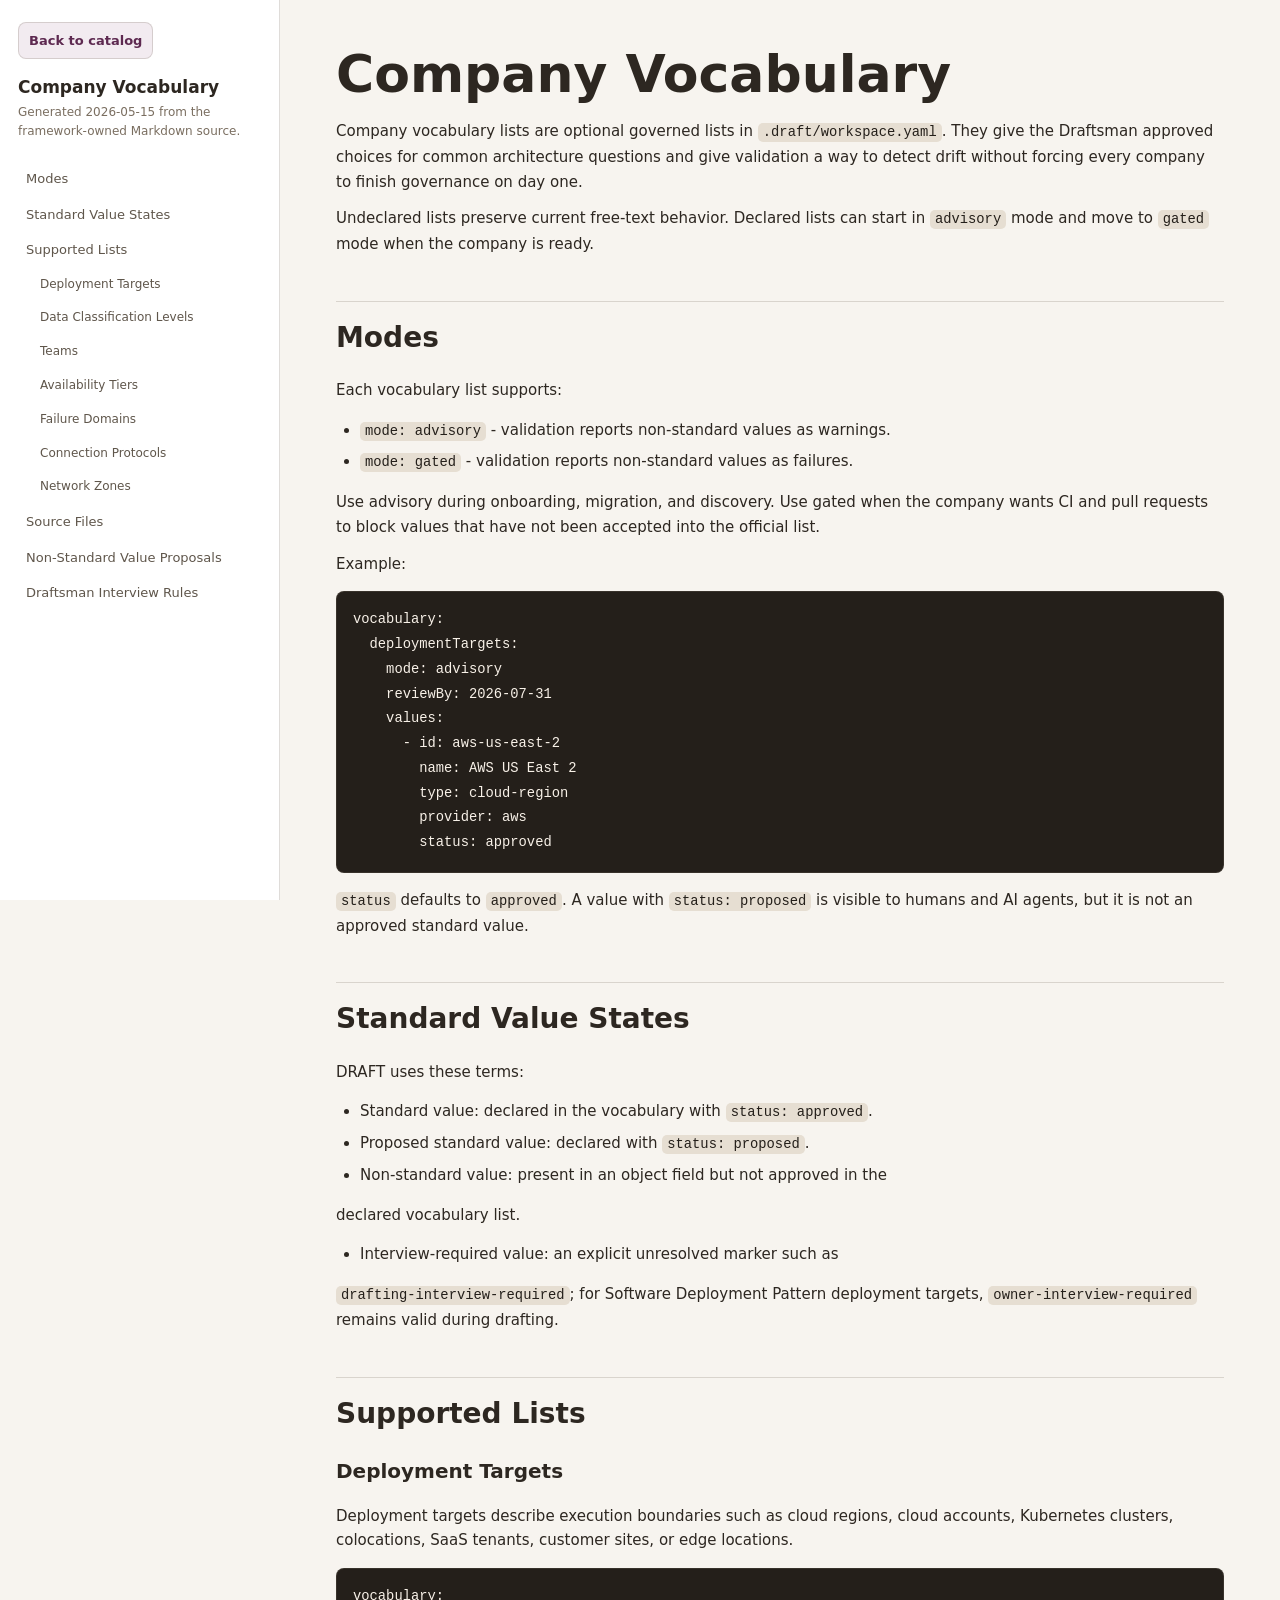
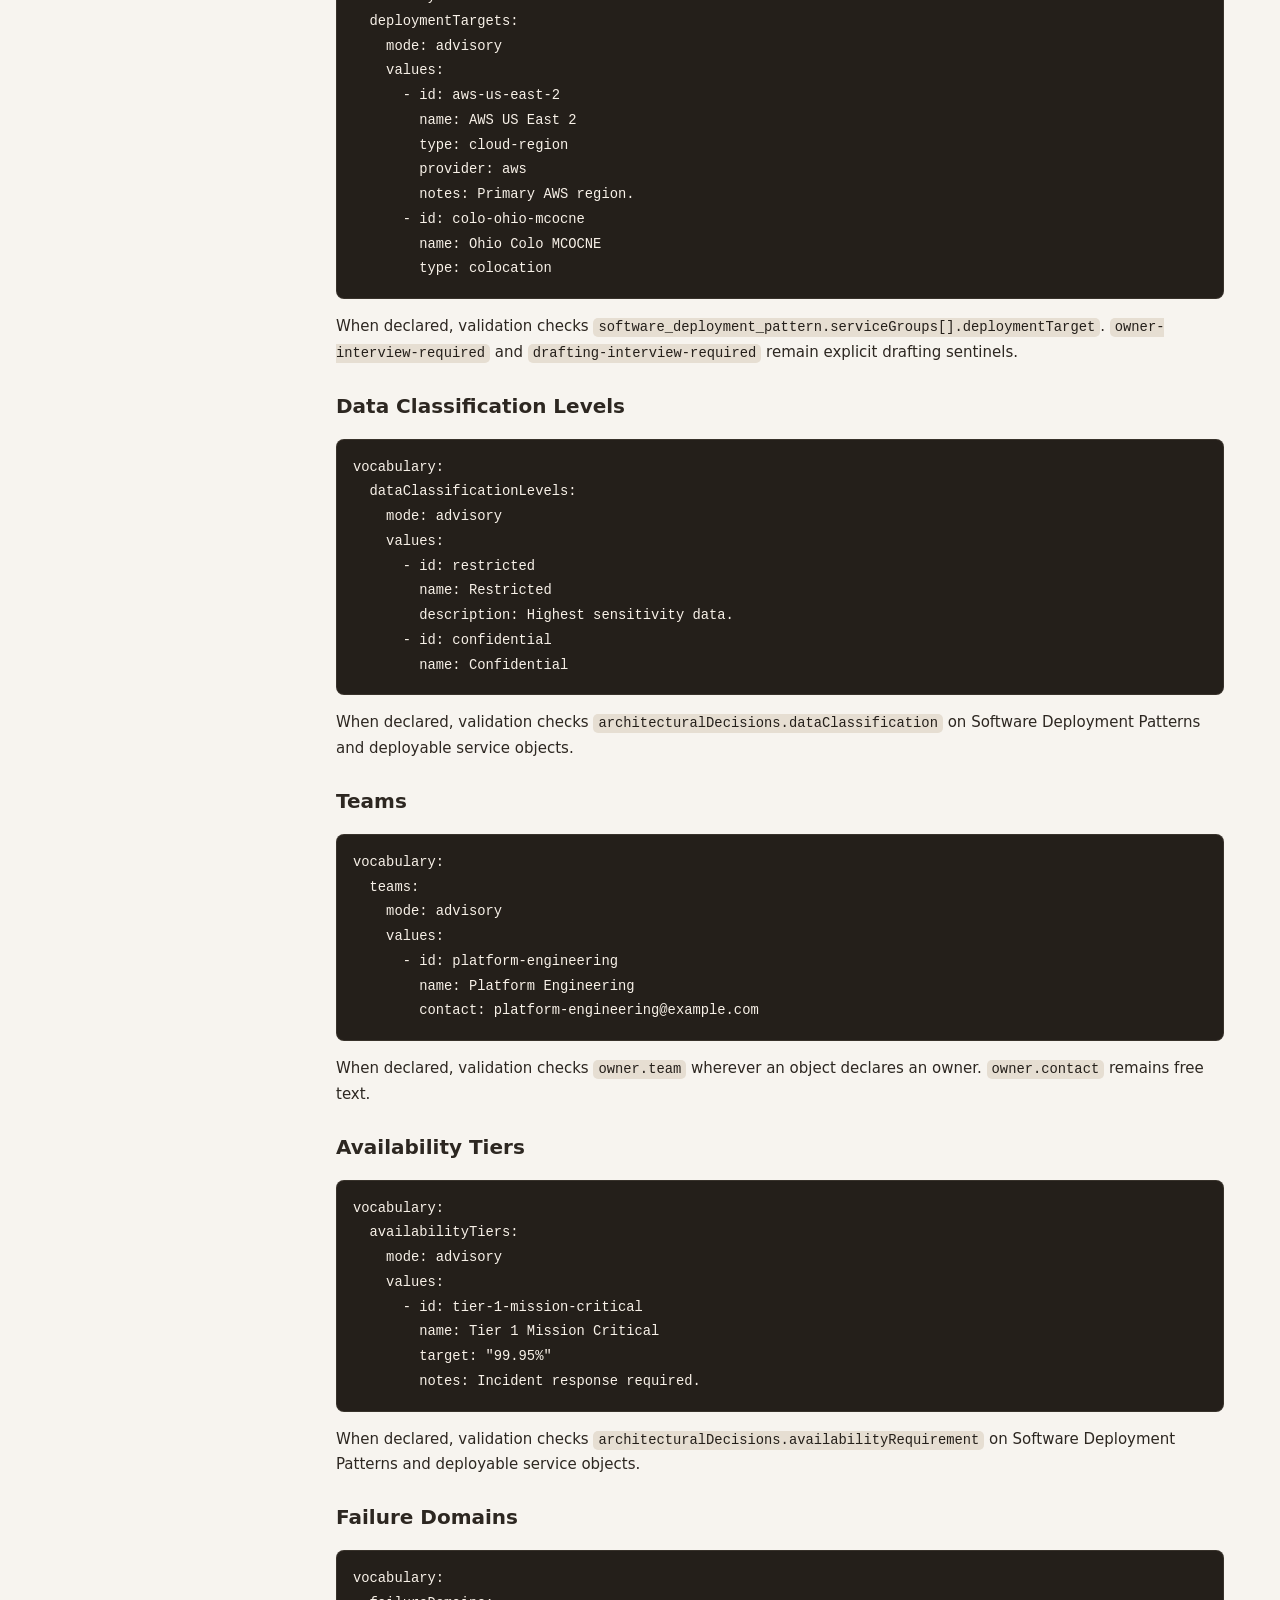
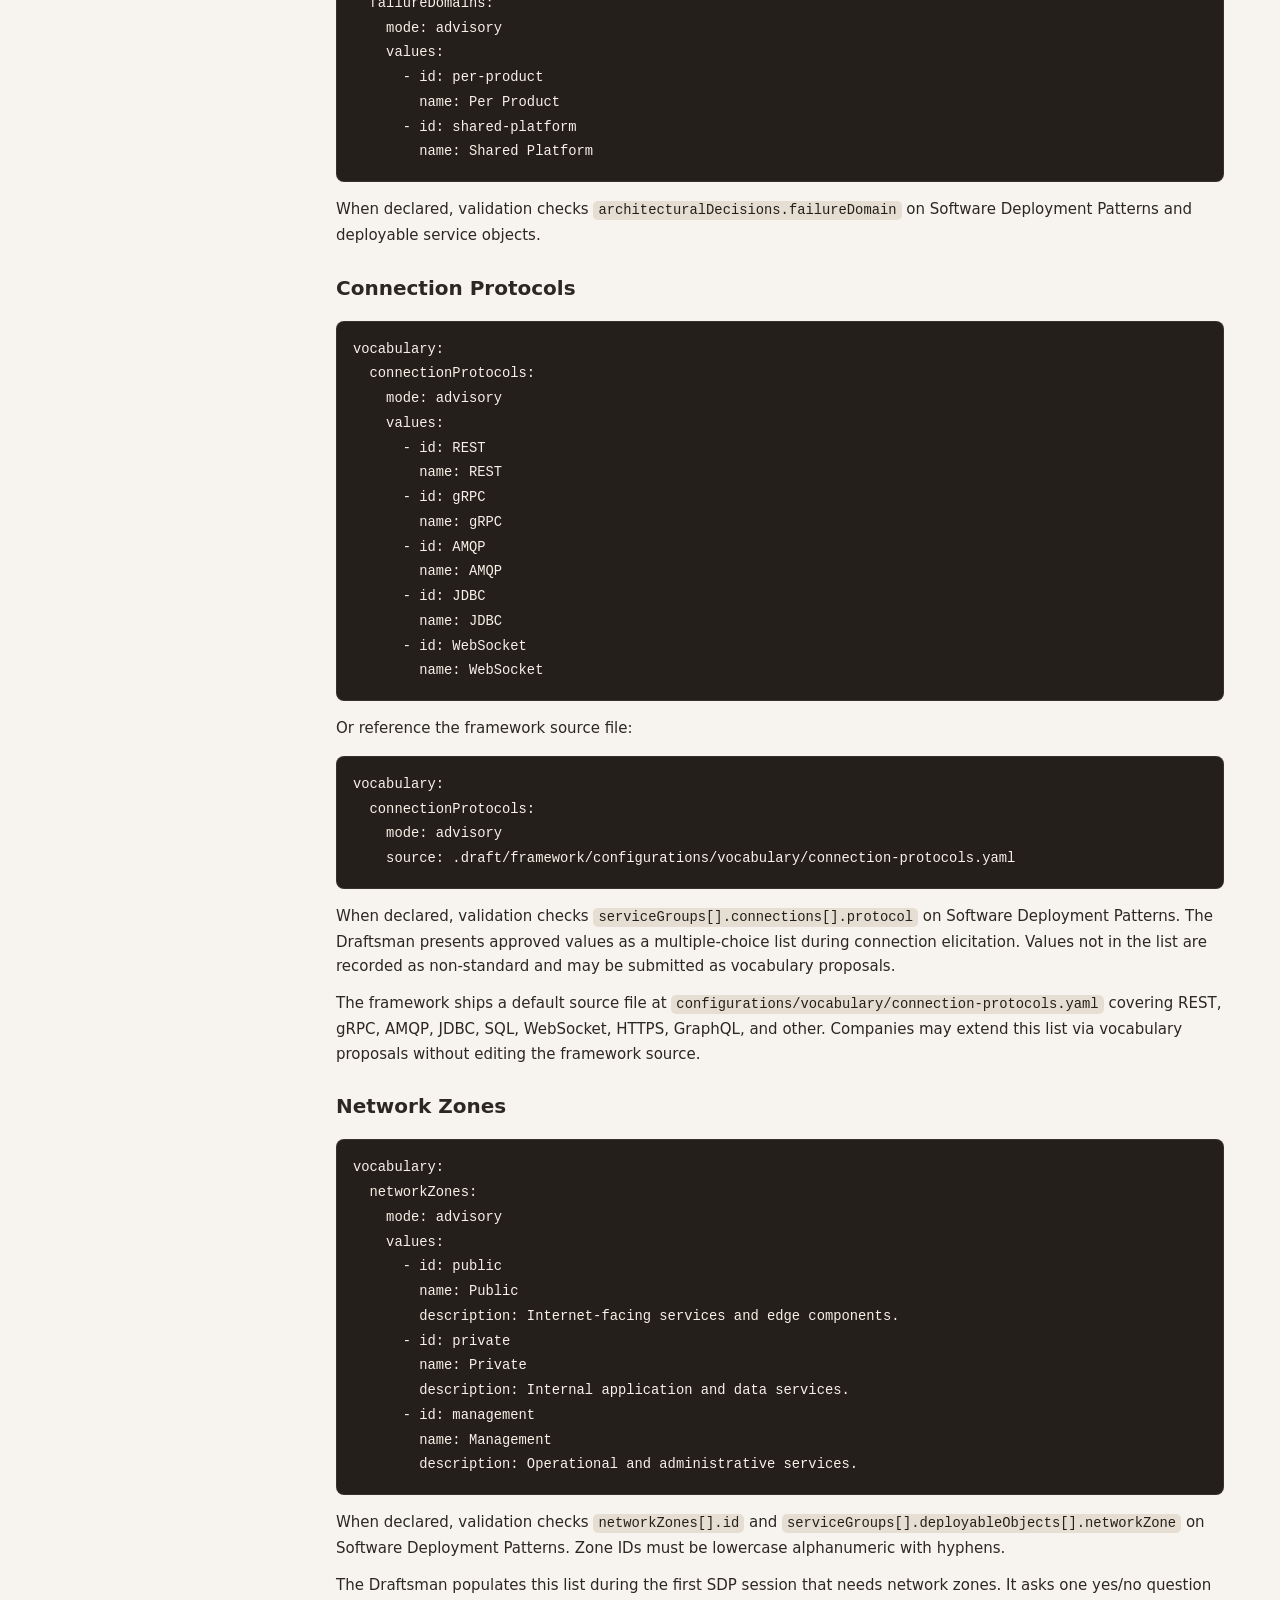
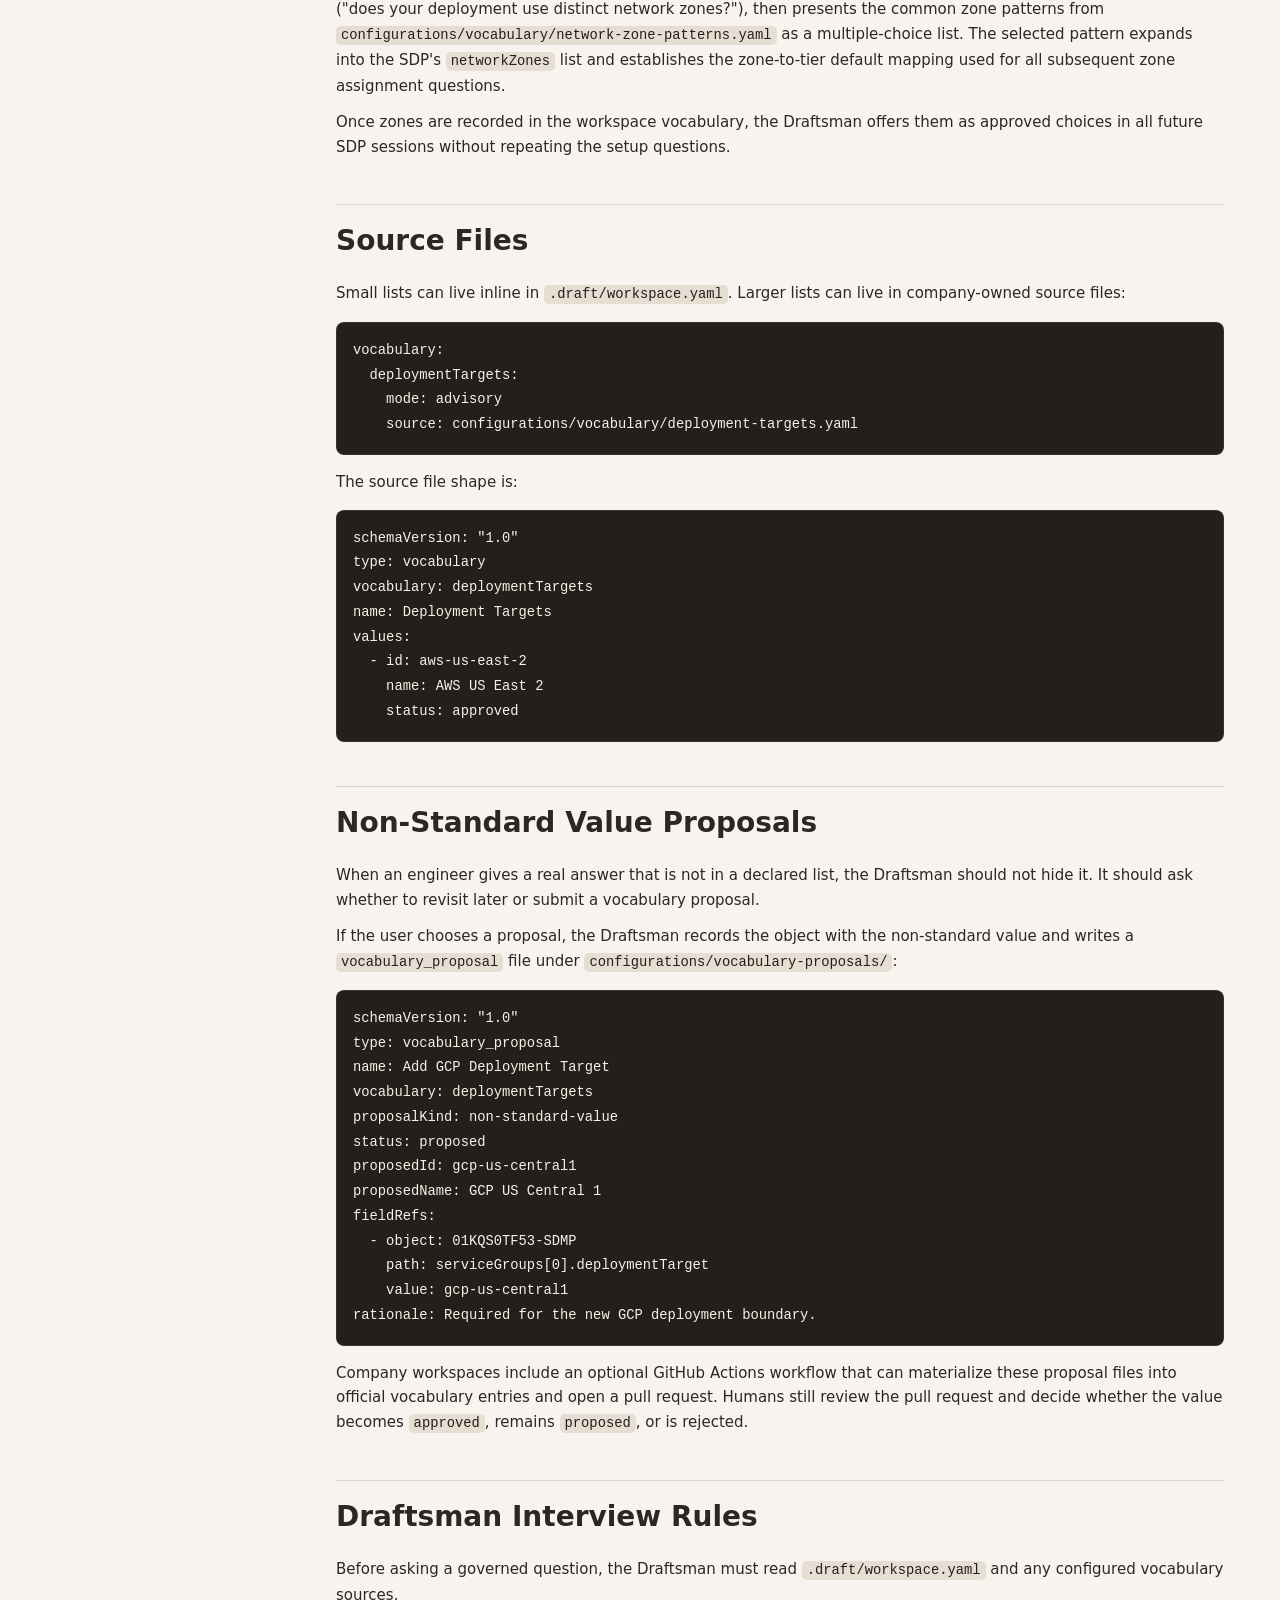
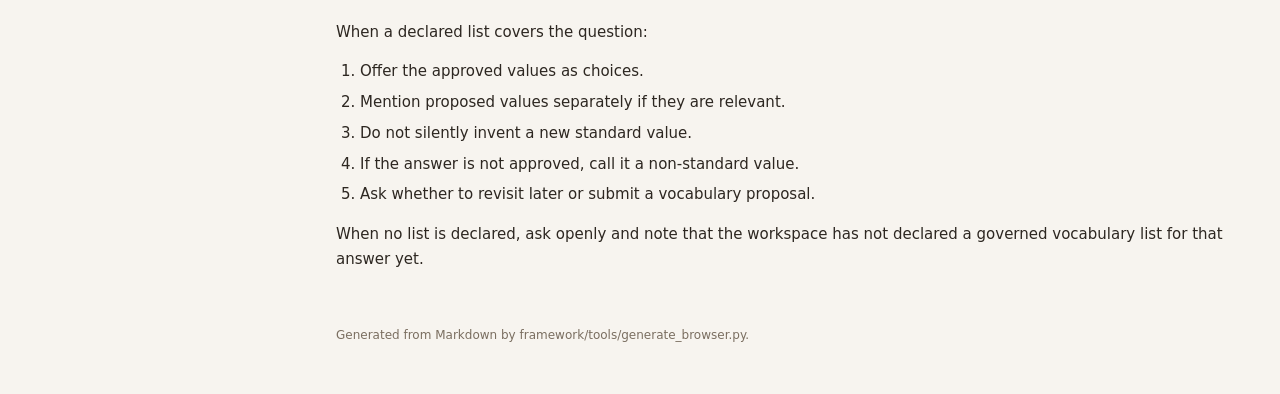
<file: docs/company-vocabulary.html>
<!doctype html>
<html lang="en">
<head>
  <meta charset="utf-8">
  <meta name="viewport" content="width=device-width, initial-scale=1">
  <title>Company Vocabulary</title>
  <style>
    :root {
      --bg: #f7f4ef;
      --surface: #ffffff;
      --surface-soft: #f1ece4;
      --surface-strong: #e6ded2;
      --text: #2d2721;
      --subtle: #5f564b;
      --muted: #7a6e60;
      --border: rgba(122, 110, 96, 0.24);
      --accent: #7c3a6b;
      --accent-strong: #5d2950;
      --accent-soft: rgba(124, 58, 107, 0.10);
      --blue: #2a6fdb;
      --green: #1f8a5b;
      --code: #241f1a;
    }
    * { box-sizing: border-box; }
    body {
      margin: 0;
      background: var(--bg);
      color: var(--text);
      font: 15px/1.65 Inter, ui-sans-serif, system-ui, -apple-system, BlinkMacSystemFont, "Segoe UI", sans-serif;
    }
    a { color: var(--blue); text-decoration: none; }
    a:hover { text-decoration: underline; }
    .layout {
      display: grid;
      grid-template-columns: 280px minmax(0, 1fr);
      min-height: 100vh;
    }
    .sidebar {
      position: sticky;
      top: 0;
      height: 100vh;
      overflow-y: auto;
      padding: 22px 18px;
      border-right: 1px solid var(--border);
      background: var(--surface);
    }
    .sidebar h1 {
      margin: 0 0 4px;
      font-size: 17px;
      line-height: 1.25;
    }
    .sidebar p {
      margin: 0 0 20px;
      color: var(--muted);
      font-size: 12px;
    }
    .toc {
      display: grid;
      gap: 2px;
    }
    .toc a {
      display: block;
      border-radius: 7px;
      padding: 6px 8px;
      color: var(--subtle);
      font-size: 13px;
      text-decoration: none;
    }
    .toc a:hover {
      background: var(--surface-soft);
      color: var(--text);
    }
    .toc .level-3 {
      padding-left: 22px;
      font-size: 12px;
    }
    .back-link {
      display: inline-flex;
      align-items: center;
      border: 1px solid var(--border);
      border-radius: 8px;
      padding: 7px 10px;
      margin-bottom: 18px;
      color: var(--accent-strong);
      background: var(--accent-soft);
      font-size: 13px;
      font-weight: 600;
      text-decoration: none;
    }
    main {
      min-width: 0;
      padding: 42px 56px 72px;
    }
    .content {
      max-width: 980px;
      margin: 0 auto;
    }
    h1, h2, h3, h4 {
      color: var(--text);
      line-height: 1.25;
    }
    h1 {
      margin: 0 0 12px;
      font-size: clamp(32px, 5vw, 52px);
      letter-spacing: 0;
    }
    h2 {
      margin-top: 44px;
      padding-top: 18px;
      border-top: 1px solid var(--border);
      font-size: 28px;
      letter-spacing: 0;
    }
    h3 {
      margin-top: 28px;
      font-size: 20px;
      letter-spacing: 0;
    }
    h4 {
      margin-top: 22px;
      font-size: 16px;
      letter-spacing: 0;
    }
    p { margin: 12px 0; }
    ul, ol { padding-left: 24px; }
    li { margin: 6px 0; }
    code {
      border-radius: 5px;
      padding: 2px 5px;
      background: var(--surface-strong);
      color: var(--code);
      font-family: ui-monospace, SFMono-Regular, Menlo, Consolas, monospace;
      font-size: 0.92em;
    }
    pre {
      overflow-x: auto;
      border: 1px solid var(--border);
      border-radius: 8px;
      padding: 16px;
      background: #241f1a;
      color: #f8f1e8;
    }
    pre code {
      padding: 0;
      background: transparent;
      color: inherit;
    }
    table {
      width: 100%;
      margin: 18px 0;
      border-collapse: collapse;
      background: var(--surface);
      border: 1px solid var(--border);
      border-radius: 8px;
      overflow: hidden;
    }
    th, td {
      padding: 10px 12px;
      border-bottom: 1px solid var(--border);
      vertical-align: top;
      text-align: left;
    }
    th {
      background: var(--surface-soft);
      color: var(--accent-strong);
      font-size: 13px;
    }
    tr:last-child td { border-bottom: 0; }
    blockquote {
      margin: 16px 0;
      padding: 12px 16px;
      border-left: 4px solid var(--green);
      background: rgba(31, 138, 91, 0.08);
      color: var(--subtle);
    }
    .footer {
      margin-top: 54px;
      color: var(--muted);
      font-size: 12px;
    }
    @media (max-width: 900px) {
      .layout { grid-template-columns: 1fr; }
      .sidebar {
        position: static;
        height: auto;
        border-right: 0;
        border-bottom: 1px solid var(--border);
      }
      .toc { grid-template-columns: repeat(auto-fit, minmax(180px, 1fr)); }
      .toc .level-3 { padding-left: 8px; }
      main { padding: 28px 20px 52px; }
    }
  </style>
</head>
<body>
  <div class="layout">
    <aside class="sidebar">
      <a class="back-link" href="index.html">Back to catalog</a>
      <h1>Company Vocabulary</h1>
      <p>Generated 2026-05-15 from the framework-owned Markdown source.</p>
      <nav class="toc" aria-label="Table of contents">
        <a class="level-2" href="#modes">Modes</a>
<a class="level-2" href="#standard-value-states">Standard Value States</a>
<a class="level-2" href="#supported-lists">Supported Lists</a>
<a class="level-3" href="#deployment-targets">Deployment Targets</a>
<a class="level-3" href="#data-classification-levels">Data Classification Levels</a>
<a class="level-3" href="#teams">Teams</a>
<a class="level-3" href="#availability-tiers">Availability Tiers</a>
<a class="level-3" href="#failure-domains">Failure Domains</a>
<a class="level-3" href="#connection-protocols">Connection Protocols</a>
<a class="level-3" href="#network-zones">Network Zones</a>
<a class="level-2" href="#source-files">Source Files</a>
<a class="level-2" href="#non-standard-value-proposals">Non-Standard Value Proposals</a>
<a class="level-2" href="#draftsman-interview-rules">Draftsman Interview Rules</a>
      </nav>
    </aside>
    <main>
      <article class="content">
        <h1 id="company-vocabulary">Company Vocabulary</h1>
<p>Company vocabulary lists are optional governed lists in <code>.draft/workspace.yaml</code>. They give the Draftsman approved choices for common architecture questions and give validation a way to detect drift without forcing every company to finish governance on day one.</p>
<p>Undeclared lists preserve current free-text behavior. Declared lists can start in <code>advisory</code> mode and move to <code>gated</code> mode when the company is ready.</p>
<h2 id="modes">Modes</h2>
<p>Each vocabulary list supports:</p>
<ul><li><code>mode: advisory</code> - validation reports non-standard values as warnings.</li><li><code>mode: gated</code> - validation reports non-standard values as failures.</li></ul>
<p>Use advisory during onboarding, migration, and discovery. Use gated when the company wants CI and pull requests to block values that have not been accepted into the official list.</p>
<p>Example:</p>
<pre><code class="language-yaml">vocabulary:
  deploymentTargets:
    mode: advisory
    reviewBy: 2026-07-31
    values:
      - id: aws-us-east-2
        name: AWS US East 2
        type: cloud-region
        provider: aws
        status: approved</code></pre>
<p><code>status</code> defaults to <code>approved</code>. A value with <code>status: proposed</code> is visible to humans and AI agents, but it is not an approved standard value.</p>
<h2 id="standard-value-states">Standard Value States</h2>
<p>DRAFT uses these terms:</p>
<ul><li>Standard value: declared in the vocabulary with <code>status: approved</code>.</li><li>Proposed standard value: declared with <code>status: proposed</code>.</li><li>Non-standard value: present in an object field but not approved in the</li></ul>
<p>declared vocabulary list.</p>
<ul><li>Interview-required value: an explicit unresolved marker such as</li></ul>
<p><code>drafting-interview-required</code>; for Software Deployment Pattern deployment targets, <code>owner-interview-required</code> remains valid during drafting.</p>
<h2 id="supported-lists">Supported Lists</h2>
<h3 id="deployment-targets">Deployment Targets</h3>
<p>Deployment targets describe execution boundaries such as cloud regions, cloud accounts, Kubernetes clusters, colocations, SaaS tenants, customer sites, or edge locations.</p>
<pre><code class="language-yaml">vocabulary:
  deploymentTargets:
    mode: advisory
    values:
      - id: aws-us-east-2
        name: AWS US East 2
        type: cloud-region
        provider: aws
        notes: Primary AWS region.
      - id: colo-ohio-mcocne
        name: Ohio Colo MCOCNE
        type: colocation</code></pre>
<p>When declared, validation checks <code>software_deployment_pattern.serviceGroups[].deploymentTarget</code>. <code>owner-interview-required</code> and <code>drafting-interview-required</code> remain explicit drafting sentinels.</p>
<h3 id="data-classification-levels">Data Classification Levels</h3>
<pre><code class="language-yaml">vocabulary:
  dataClassificationLevels:
    mode: advisory
    values:
      - id: restricted
        name: Restricted
        description: Highest sensitivity data.
      - id: confidential
        name: Confidential</code></pre>
<p>When declared, validation checks <code>architecturalDecisions.dataClassification</code> on Software Deployment Patterns and deployable service objects.</p>
<h3 id="teams">Teams</h3>
<pre><code class="language-yaml">vocabulary:
  teams:
    mode: advisory
    values:
      - id: platform-engineering
        name: Platform Engineering
        contact: platform-engineering@example.com</code></pre>
<p>When declared, validation checks <code>owner.team</code> wherever an object declares an owner. <code>owner.contact</code> remains free text.</p>
<h3 id="availability-tiers">Availability Tiers</h3>
<pre><code class="language-yaml">vocabulary:
  availabilityTiers:
    mode: advisory
    values:
      - id: tier-1-mission-critical
        name: Tier 1 Mission Critical
        target: &quot;99.95%&quot;
        notes: Incident response required.</code></pre>
<p>When declared, validation checks <code>architecturalDecisions.availabilityRequirement</code> on Software Deployment Patterns and deployable service objects.</p>
<h3 id="failure-domains">Failure Domains</h3>
<pre><code class="language-yaml">vocabulary:
  failureDomains:
    mode: advisory
    values:
      - id: per-product
        name: Per Product
      - id: shared-platform
        name: Shared Platform</code></pre>
<p>When declared, validation checks <code>architecturalDecisions.failureDomain</code> on Software Deployment Patterns and deployable service objects.</p>
<h3 id="connection-protocols">Connection Protocols</h3>
<pre><code class="language-yaml">vocabulary:
  connectionProtocols:
    mode: advisory
    values:
      - id: REST
        name: REST
      - id: gRPC
        name: gRPC
      - id: AMQP
        name: AMQP
      - id: JDBC
        name: JDBC
      - id: WebSocket
        name: WebSocket</code></pre>
<p>Or reference the framework source file:</p>
<pre><code class="language-yaml">vocabulary:
  connectionProtocols:
    mode: advisory
    source: .draft/framework/configurations/vocabulary/connection-protocols.yaml</code></pre>
<p>When declared, validation checks <code>serviceGroups[].connections[].protocol</code> on Software Deployment Patterns. The Draftsman presents approved values as a multiple-choice list during connection elicitation. Values not in the list are recorded as non-standard and may be submitted as vocabulary proposals.</p>
<p>The framework ships a default source file at <code>configurations/vocabulary/connection-protocols.yaml</code> covering REST, gRPC, AMQP, JDBC, SQL, WebSocket, HTTPS, GraphQL, and other. Companies may extend this list via vocabulary proposals without editing the framework source.</p>
<h3 id="network-zones">Network Zones</h3>
<pre><code class="language-yaml">vocabulary:
  networkZones:
    mode: advisory
    values:
      - id: public
        name: Public
        description: Internet-facing services and edge components.
      - id: private
        name: Private
        description: Internal application and data services.
      - id: management
        name: Management
        description: Operational and administrative services.</code></pre>
<p>When declared, validation checks <code>networkZones[].id</code> and <code>serviceGroups[].deployableObjects[].networkZone</code> on Software Deployment Patterns. Zone IDs must be lowercase alphanumeric with hyphens.</p>
<p>The Draftsman populates this list during the first SDP session that needs network zones. It asks one yes/no question ("does your deployment use distinct network zones?"), then presents the common zone patterns from <code>configurations/vocabulary/network-zone-patterns.yaml</code> as a multiple-choice list. The selected pattern expands into the SDP's <code>networkZones</code> list and establishes the zone-to-tier default mapping used for all subsequent zone assignment questions.</p>
<p>Once zones are recorded in the workspace vocabulary, the Draftsman offers them as approved choices in all future SDP sessions without repeating the setup questions.</p>
<h2 id="source-files">Source Files</h2>
<p>Small lists can live inline in <code>.draft/workspace.yaml</code>. Larger lists can live in company-owned source files:</p>
<pre><code class="language-yaml">vocabulary:
  deploymentTargets:
    mode: advisory
    source: configurations/vocabulary/deployment-targets.yaml</code></pre>
<p>The source file shape is:</p>
<pre><code class="language-yaml">schemaVersion: &quot;1.0&quot;
type: vocabulary
vocabulary: deploymentTargets
name: Deployment Targets
values:
  - id: aws-us-east-2
    name: AWS US East 2
    status: approved</code></pre>
<h2 id="non-standard-value-proposals">Non-Standard Value Proposals</h2>
<p>When an engineer gives a real answer that is not in a declared list, the Draftsman should not hide it. It should ask whether to revisit later or submit a vocabulary proposal.</p>
<p>If the user chooses a proposal, the Draftsman records the object with the non-standard value and writes a <code>vocabulary_proposal</code> file under <code>configurations/vocabulary-proposals/</code>:</p>
<pre><code class="language-yaml">schemaVersion: &quot;1.0&quot;
type: vocabulary_proposal
name: Add GCP Deployment Target
vocabulary: deploymentTargets
proposalKind: non-standard-value
status: proposed
proposedId: gcp-us-central1
proposedName: GCP US Central 1
fieldRefs:
  - object: 01KQS0TF53-SDMP
    path: serviceGroups[0].deploymentTarget
    value: gcp-us-central1
rationale: Required for the new GCP deployment boundary.</code></pre>
<p>Company workspaces include an optional GitHub Actions workflow that can materialize these proposal files into official vocabulary entries and open a pull request. Humans still review the pull request and decide whether the value becomes <code>approved</code>, remains <code>proposed</code>, or is rejected.</p>
<h2 id="draftsman-interview-rules">Draftsman Interview Rules</h2>
<p>Before asking a governed question, the Draftsman must read <code>.draft/workspace.yaml</code> and any configured vocabulary sources.</p>
<p>When a declared list covers the question:</p>
<ol><li>Offer the approved values as choices.</li><li>Mention proposed values separately if they are relevant.</li><li>Do not silently invent a new standard value.</li><li>If the answer is not approved, call it a non-standard value.</li><li>Ask whether to revisit later or submit a vocabulary proposal.</li></ol>
<p>When no list is declared, ask openly and note that the workspace has not declared a governed vocabulary list for that answer yet.</p>
        <div class="footer">Generated from Markdown by framework/tools/generate_browser.py.</div>
      </article>
    </main>
  </div>
</body>
</html>
</file>
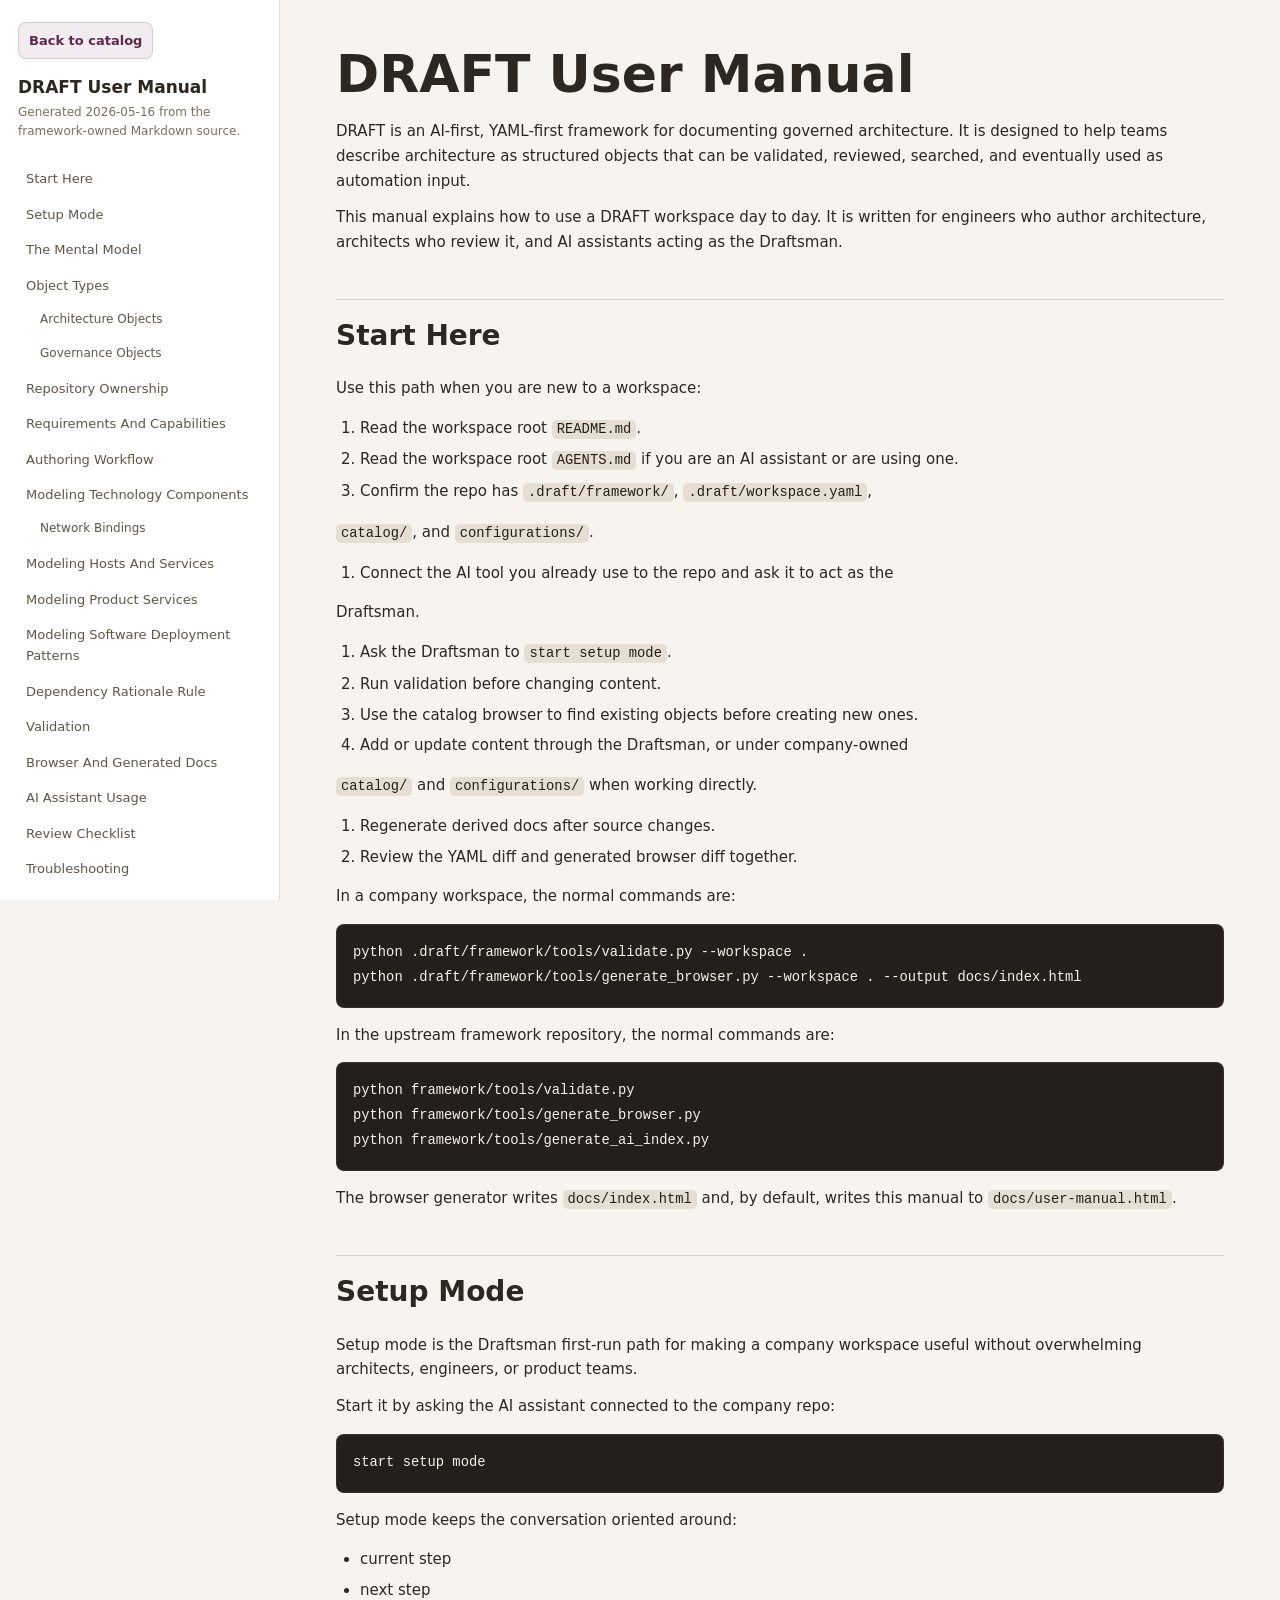
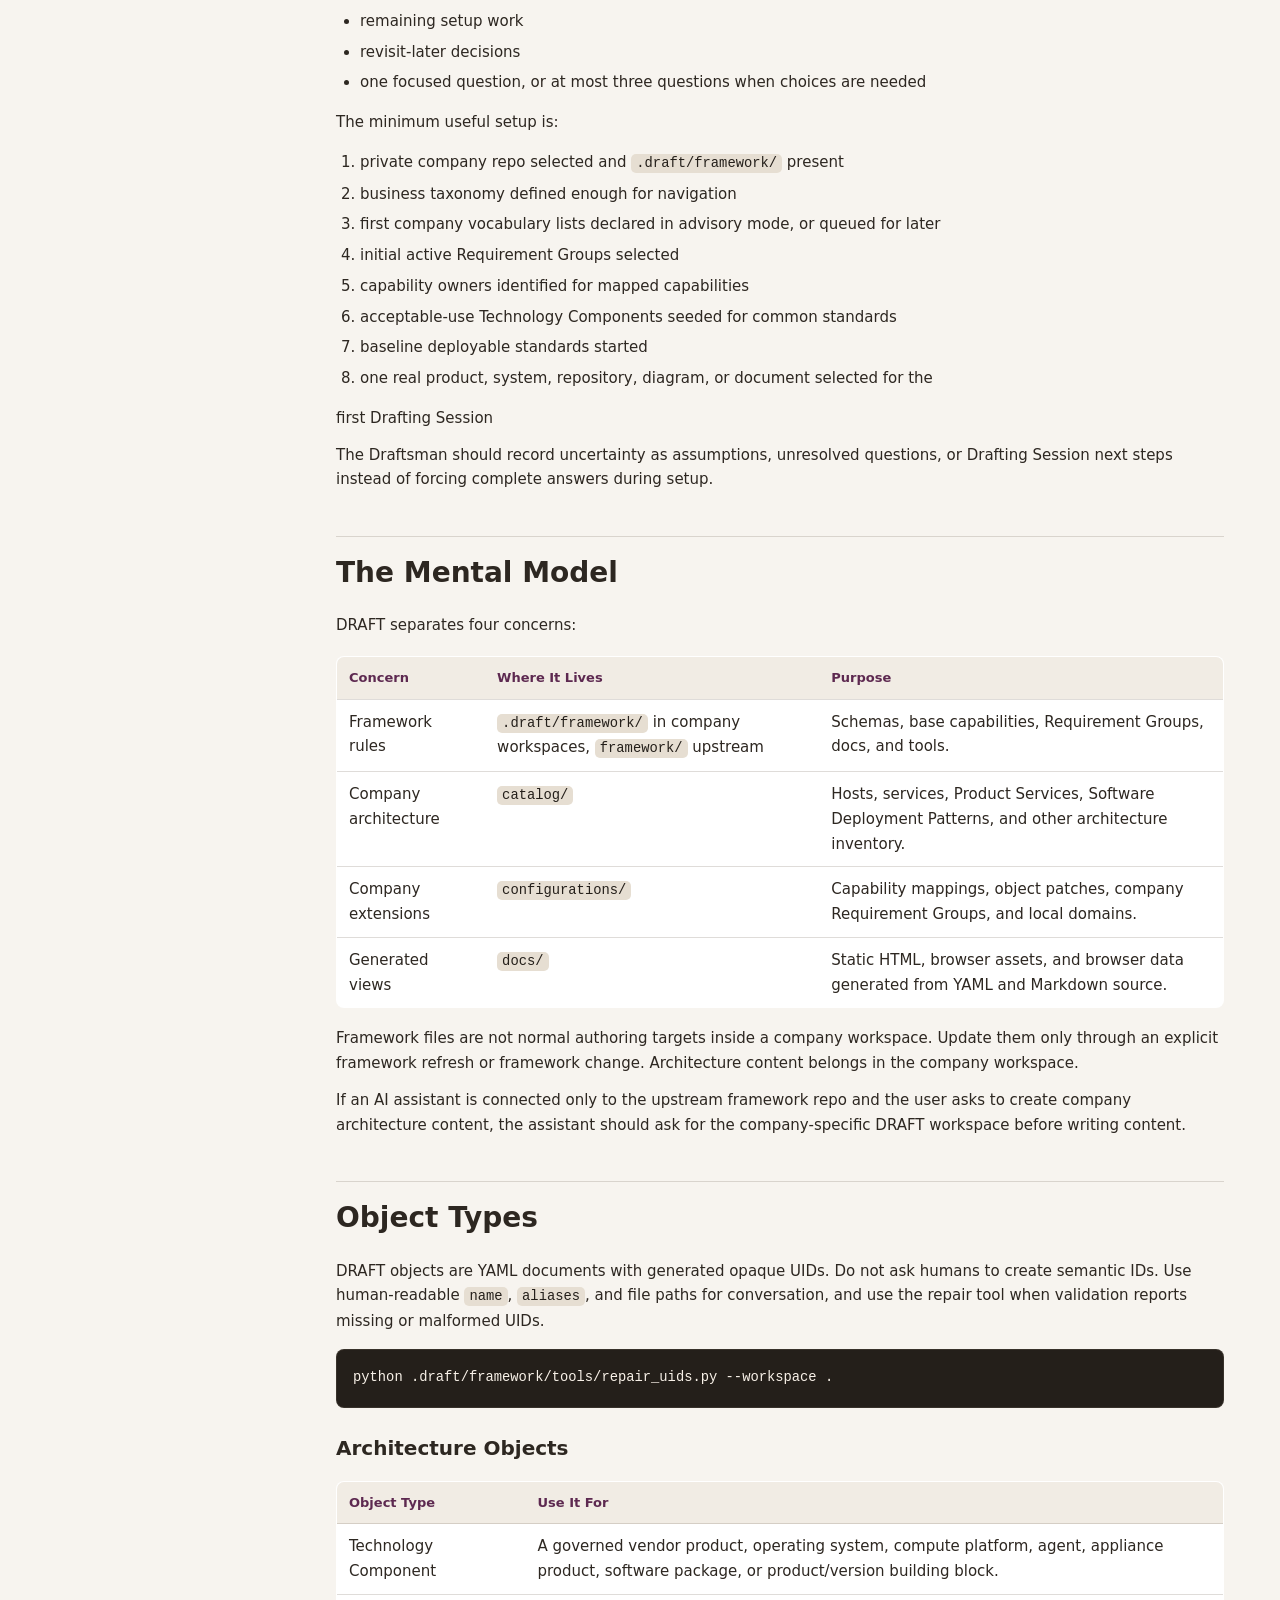
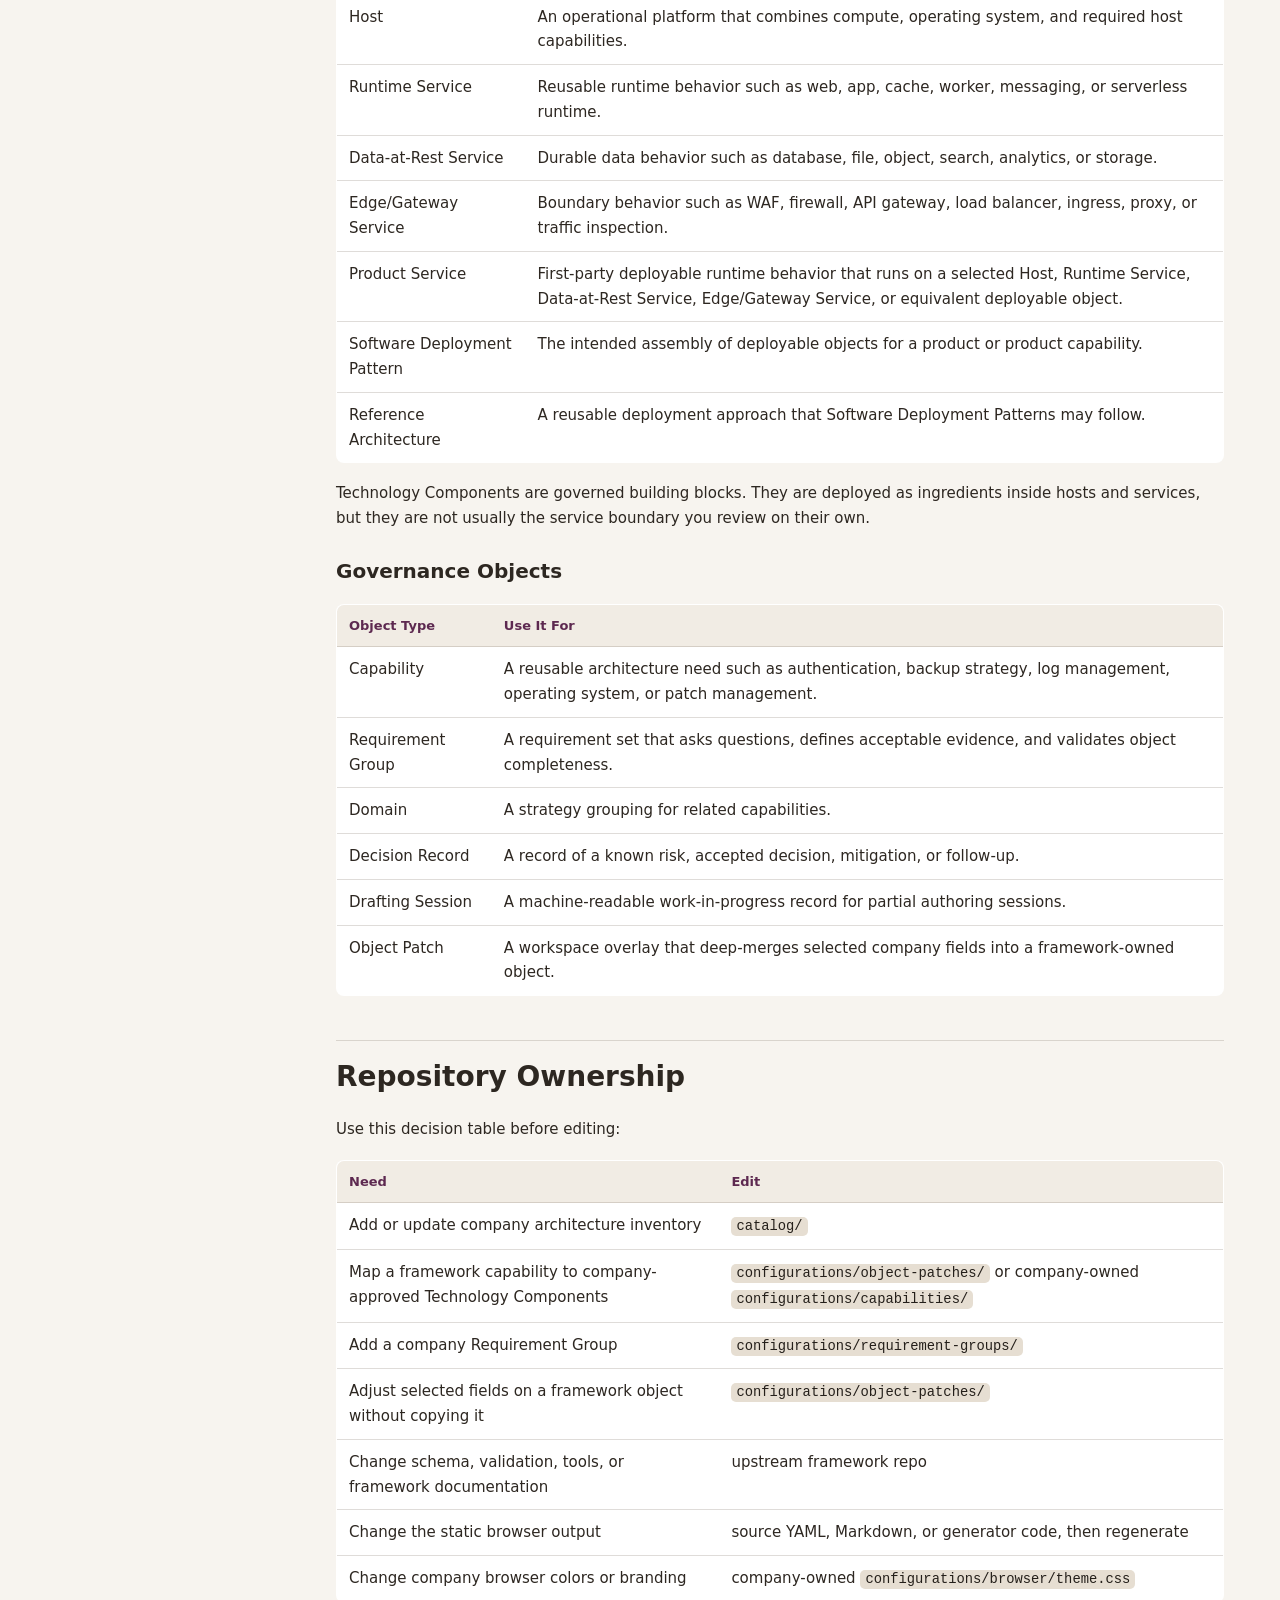
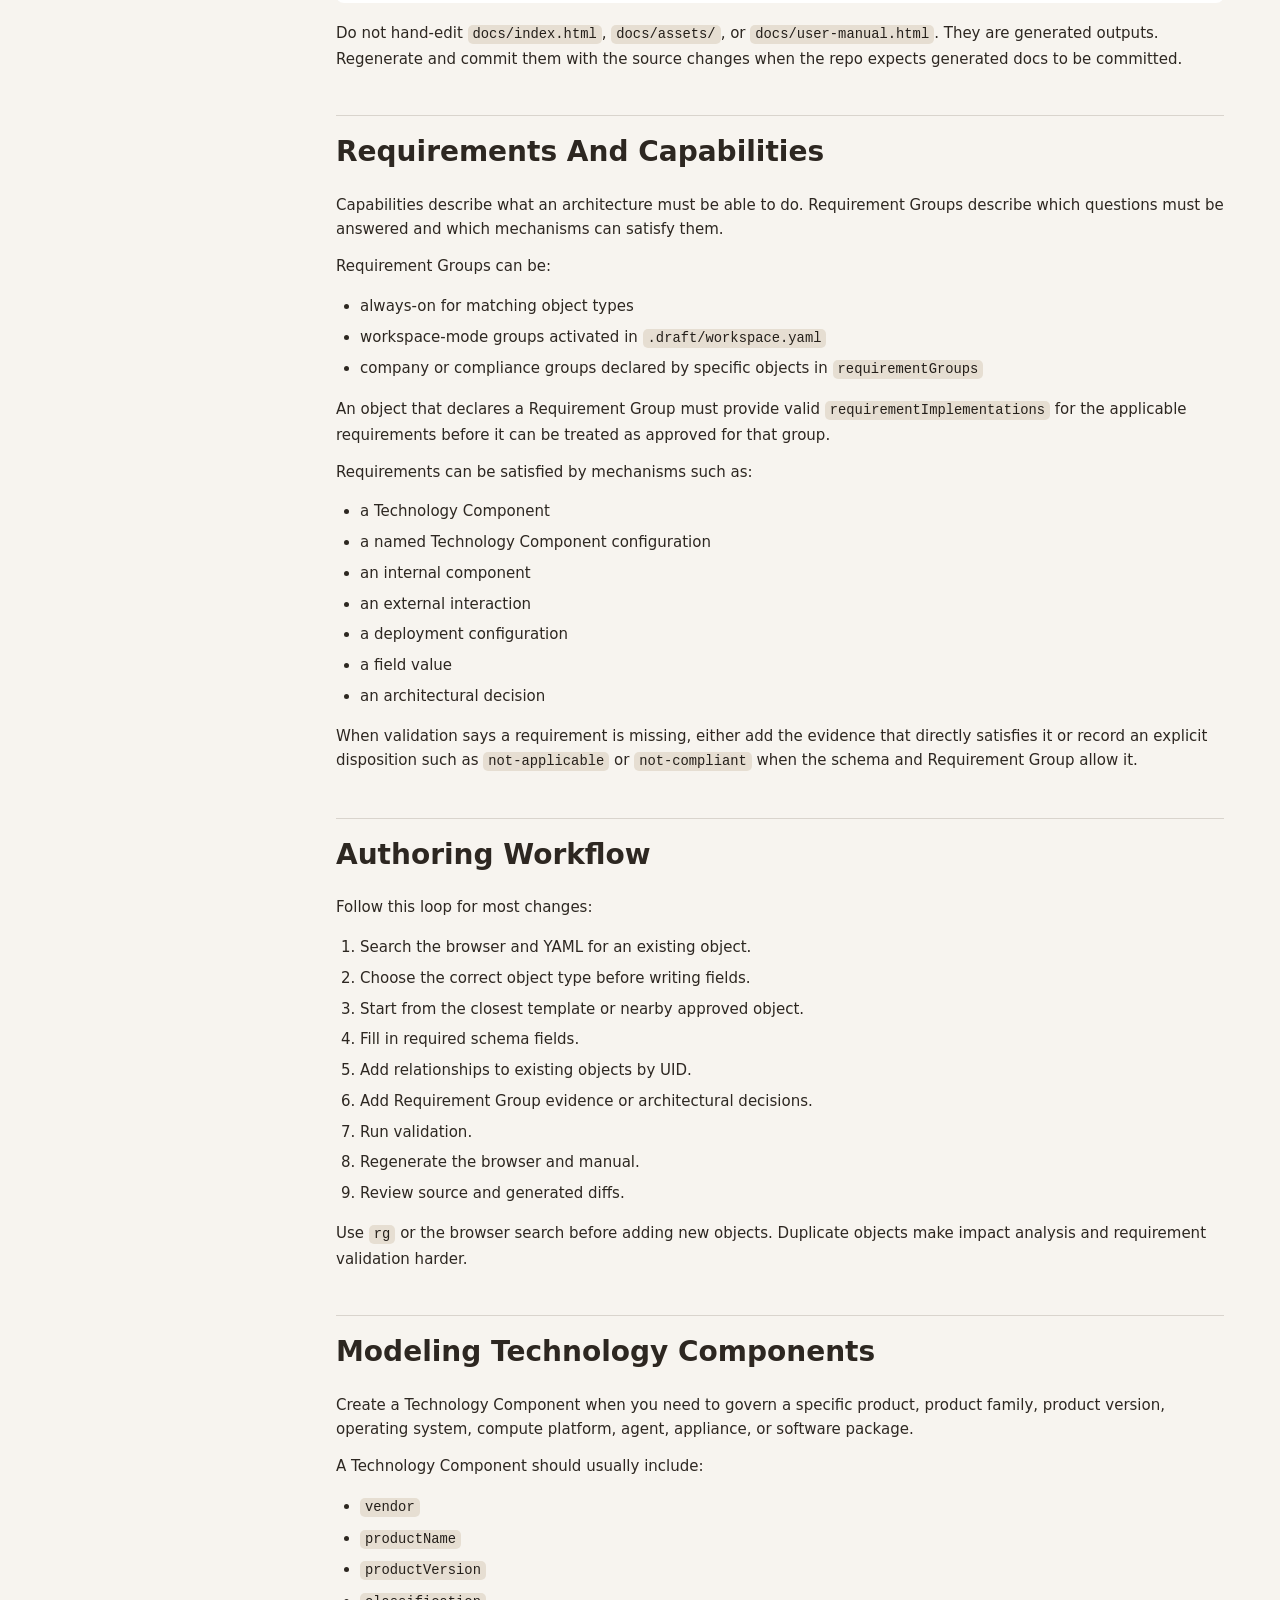
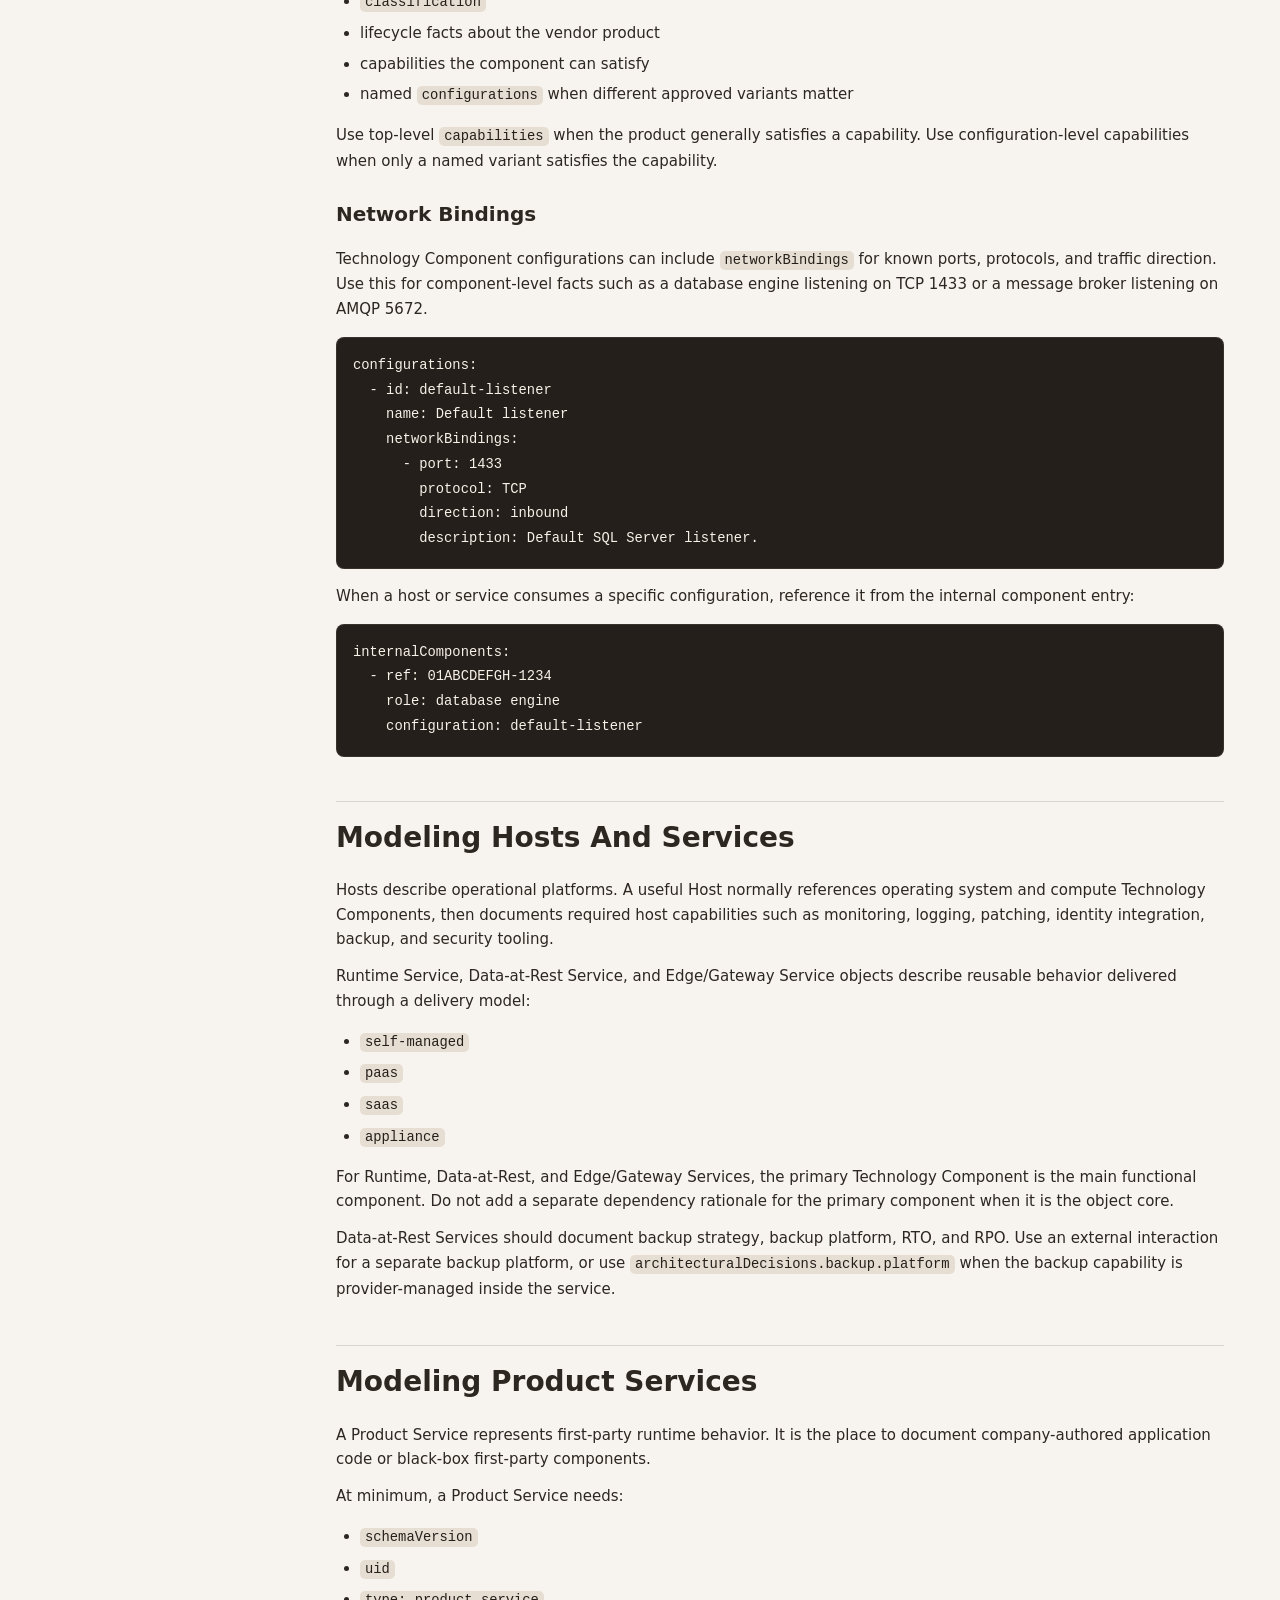
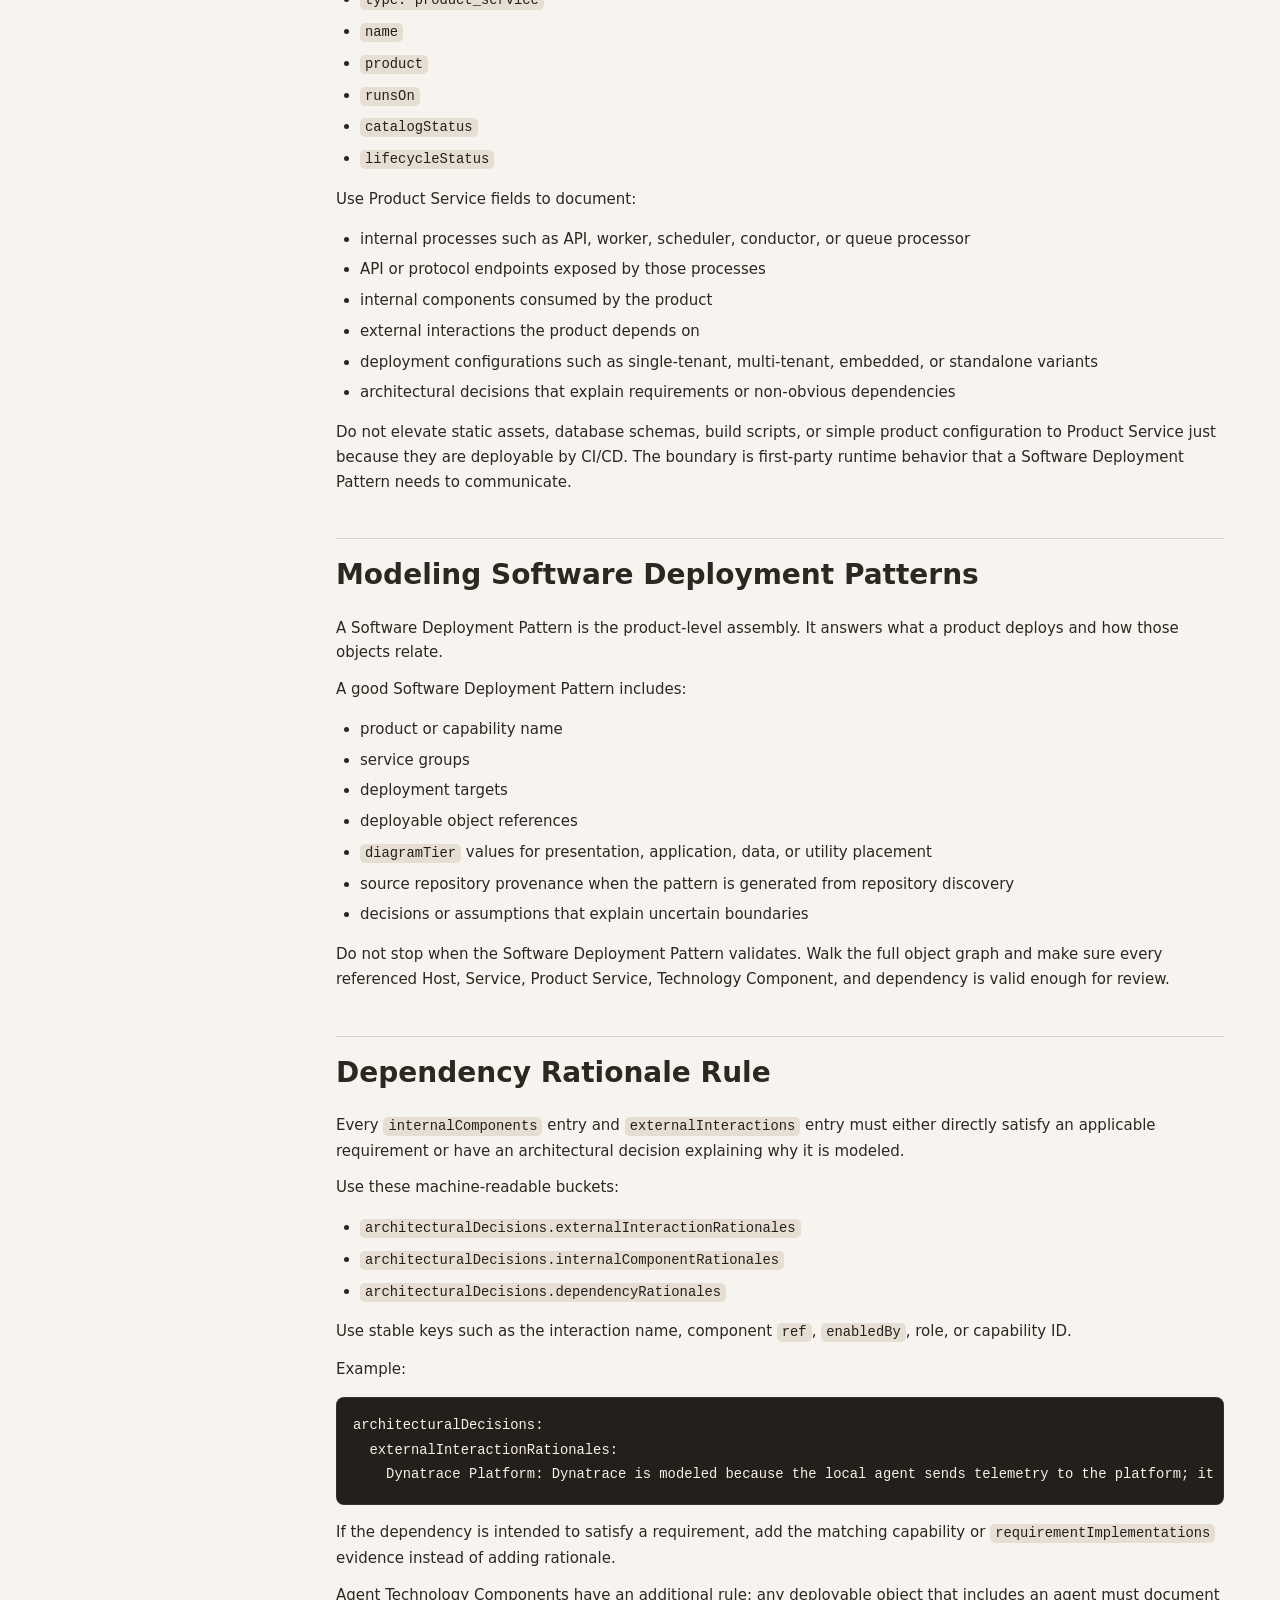
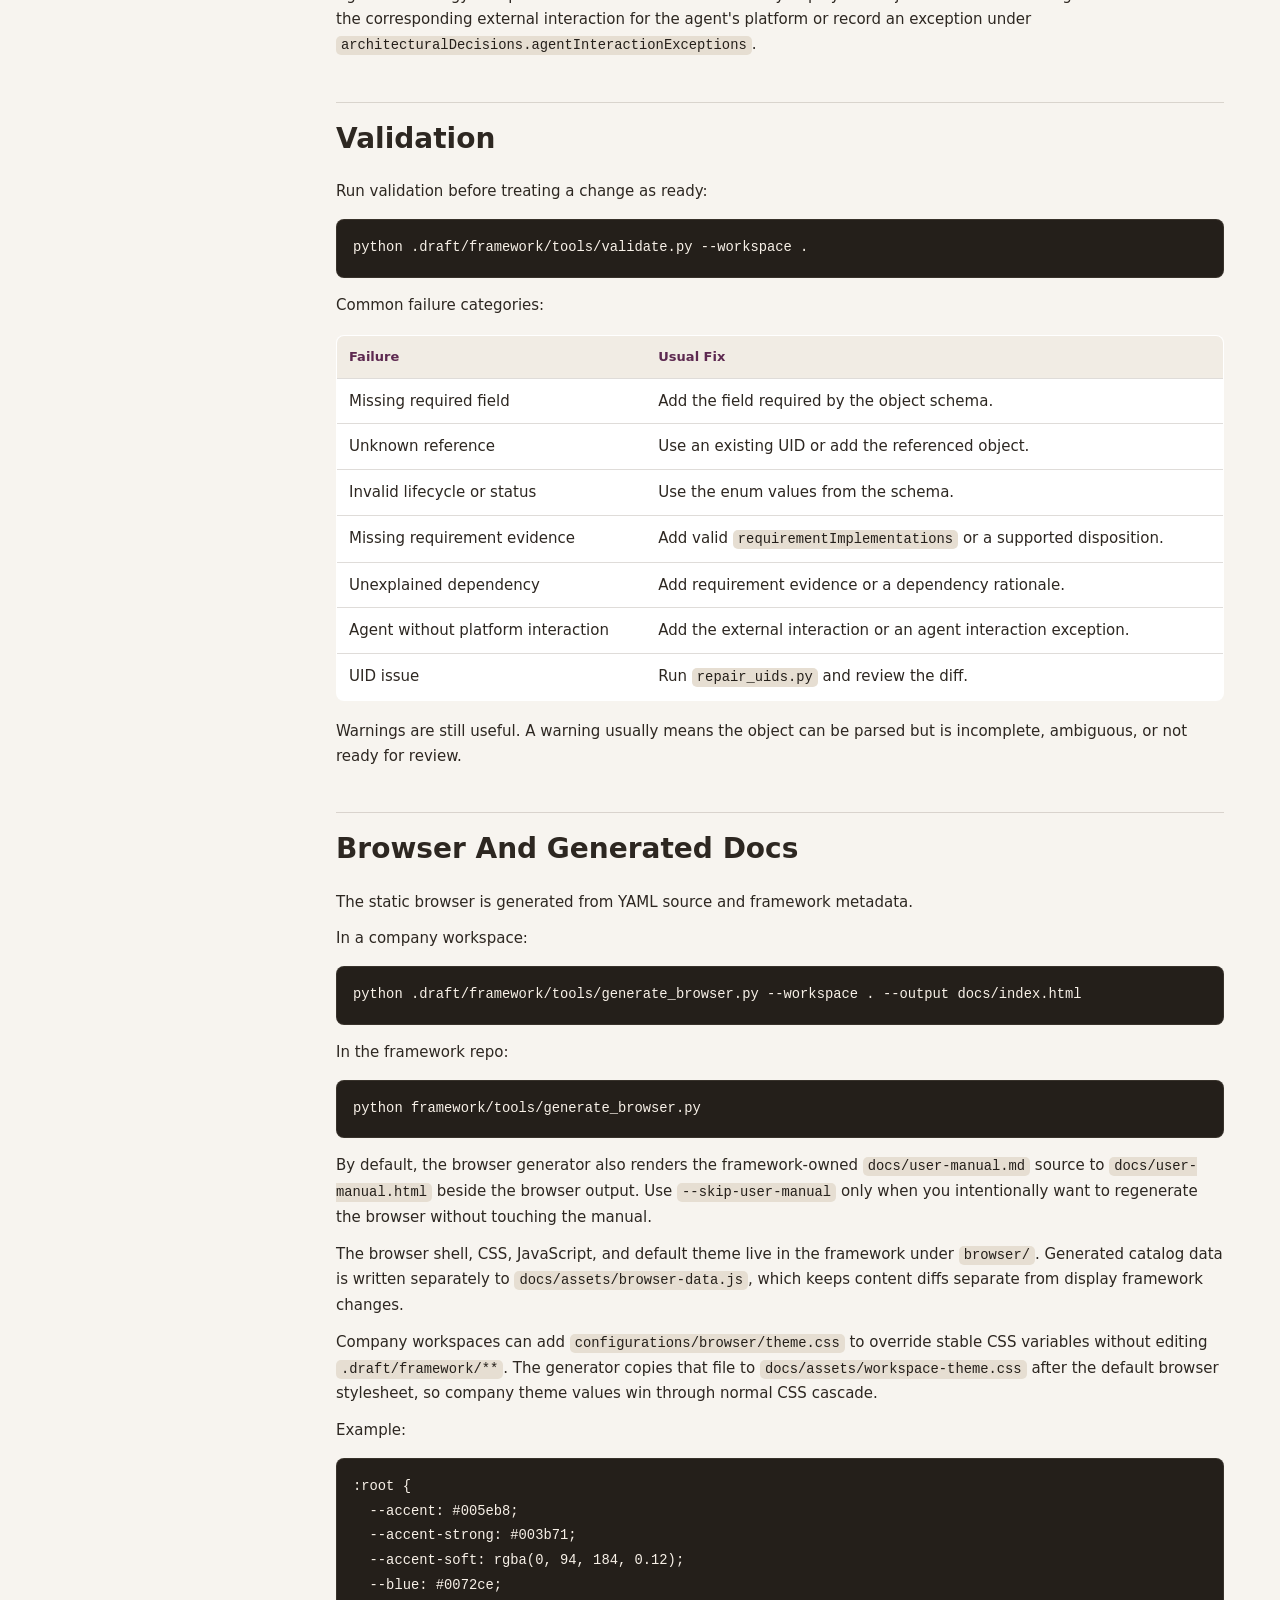
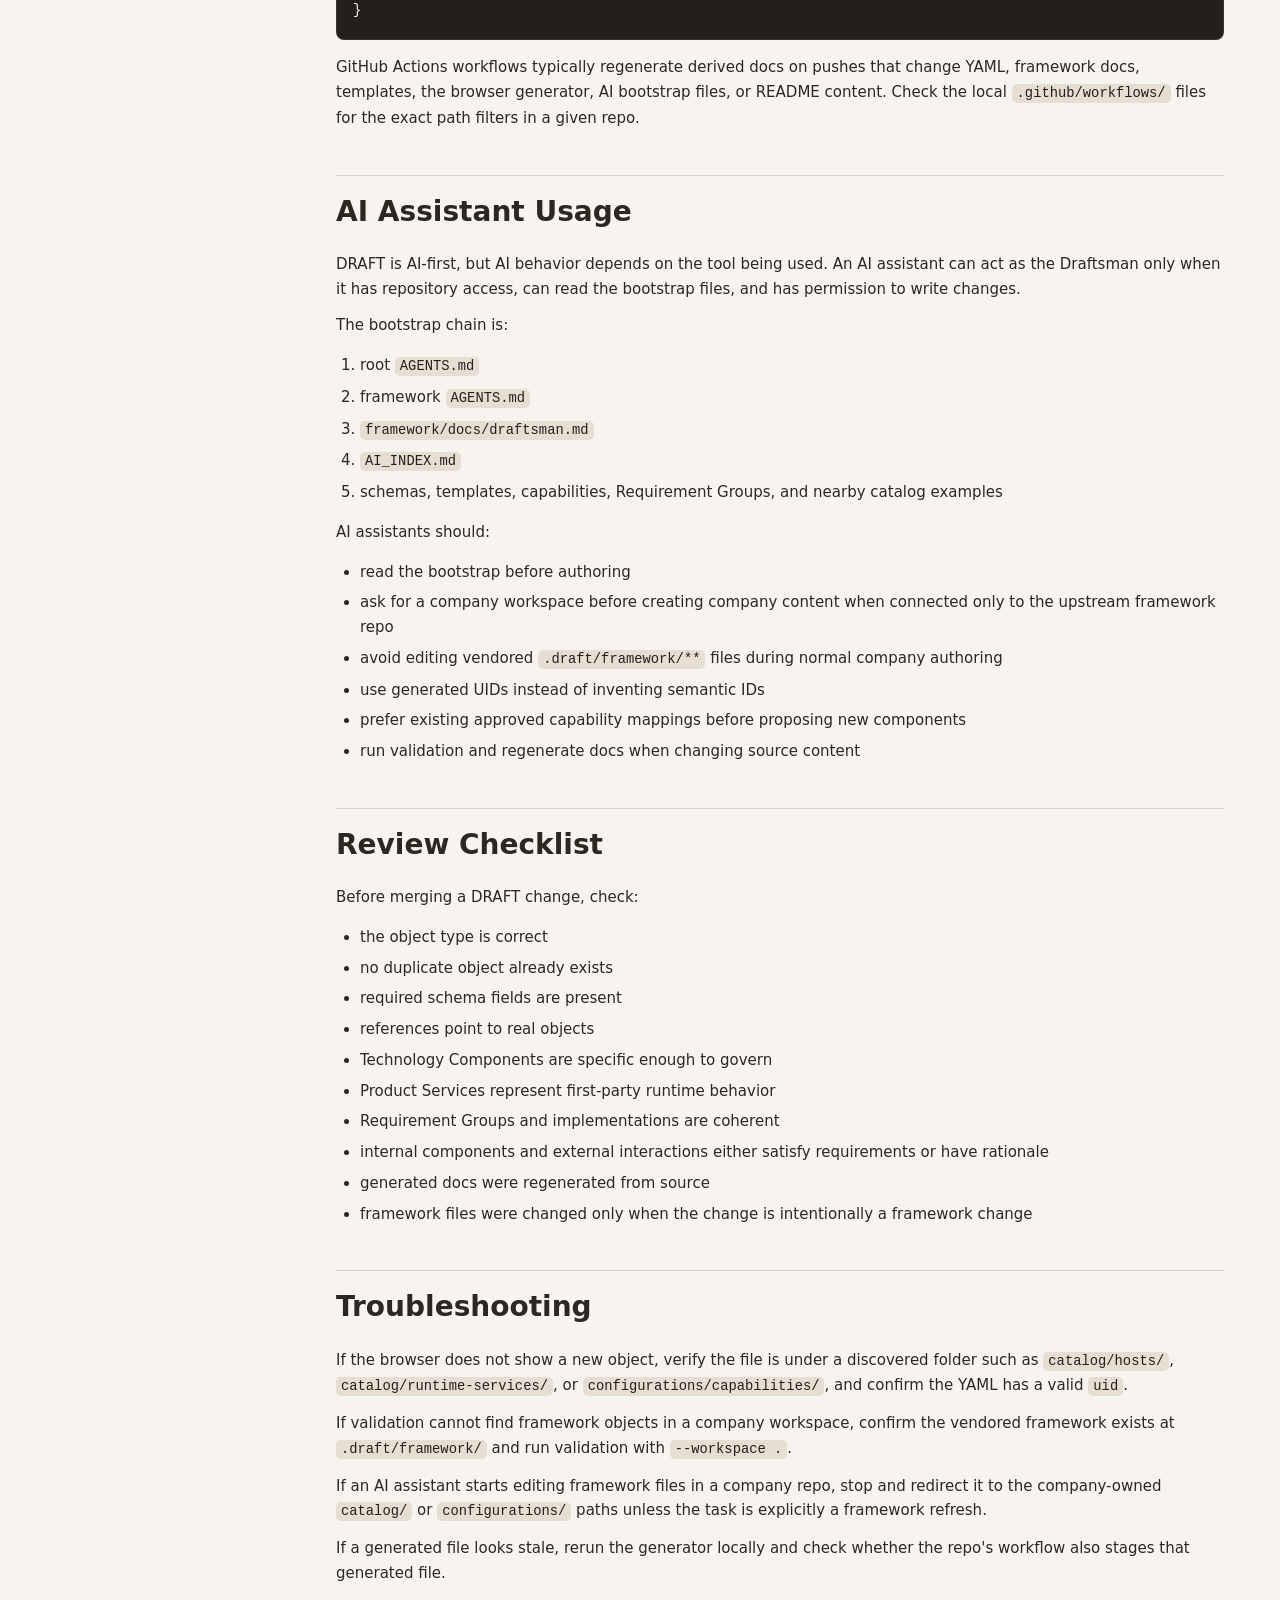
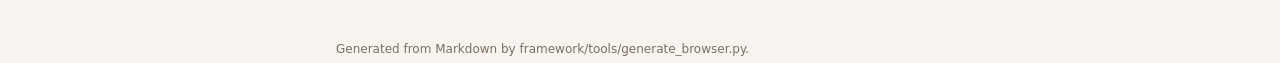
<file: docs/user-manual.html>
<!doctype html>
<html lang="en">
<head>
  <meta charset="utf-8">
  <meta name="viewport" content="width=device-width, initial-scale=1">
  <title>DRAFT User Manual</title>
  <style>
    :root {
      --bg: #f7f4ef;
      --surface: #ffffff;
      --surface-soft: #f1ece4;
      --surface-strong: #e6ded2;
      --text: #2d2721;
      --subtle: #5f564b;
      --muted: #7a6e60;
      --border: rgba(122, 110, 96, 0.24);
      --accent: #7c3a6b;
      --accent-strong: #5d2950;
      --accent-soft: rgba(124, 58, 107, 0.10);
      --blue: #2a6fdb;
      --green: #1f8a5b;
      --code: #241f1a;
    }
    * { box-sizing: border-box; }
    body {
      margin: 0;
      background: var(--bg);
      color: var(--text);
      font: 15px/1.65 Inter, ui-sans-serif, system-ui, -apple-system, BlinkMacSystemFont, "Segoe UI", sans-serif;
    }
    a { color: var(--blue); text-decoration: none; }
    a:hover { text-decoration: underline; }
    .layout {
      display: grid;
      grid-template-columns: 280px minmax(0, 1fr);
      min-height: 100vh;
    }
    .sidebar {
      position: sticky;
      top: 0;
      height: 100vh;
      overflow-y: auto;
      padding: 22px 18px;
      border-right: 1px solid var(--border);
      background: var(--surface);
    }
    .sidebar h1 {
      margin: 0 0 4px;
      font-size: 17px;
      line-height: 1.25;
    }
    .sidebar p {
      margin: 0 0 20px;
      color: var(--muted);
      font-size: 12px;
    }
    .toc {
      display: grid;
      gap: 2px;
    }
    .toc a {
      display: block;
      border-radius: 7px;
      padding: 6px 8px;
      color: var(--subtle);
      font-size: 13px;
      text-decoration: none;
    }
    .toc a:hover {
      background: var(--surface-soft);
      color: var(--text);
    }
    .toc .level-3 {
      padding-left: 22px;
      font-size: 12px;
    }
    .back-link {
      display: inline-flex;
      align-items: center;
      border: 1px solid var(--border);
      border-radius: 8px;
      padding: 7px 10px;
      margin-bottom: 18px;
      color: var(--accent-strong);
      background: var(--accent-soft);
      font-size: 13px;
      font-weight: 600;
      text-decoration: none;
    }
    main {
      min-width: 0;
      padding: 42px 56px 72px;
    }
    .content {
      max-width: 980px;
      margin: 0 auto;
    }
    h1, h2, h3, h4 {
      color: var(--text);
      line-height: 1.25;
    }
    h1 {
      margin: 0 0 12px;
      font-size: clamp(32px, 5vw, 52px);
      letter-spacing: 0;
    }
    h2 {
      margin-top: 44px;
      padding-top: 18px;
      border-top: 1px solid var(--border);
      font-size: 28px;
      letter-spacing: 0;
    }
    h3 {
      margin-top: 28px;
      font-size: 20px;
      letter-spacing: 0;
    }
    h4 {
      margin-top: 22px;
      font-size: 16px;
      letter-spacing: 0;
    }
    p { margin: 12px 0; }
    ul, ol { padding-left: 24px; }
    li { margin: 6px 0; }
    code {
      border-radius: 5px;
      padding: 2px 5px;
      background: var(--surface-strong);
      color: var(--code);
      font-family: ui-monospace, SFMono-Regular, Menlo, Consolas, monospace;
      font-size: 0.92em;
    }
    pre {
      overflow-x: auto;
      border: 1px solid var(--border);
      border-radius: 8px;
      padding: 16px;
      background: #241f1a;
      color: #f8f1e8;
    }
    pre code {
      padding: 0;
      background: transparent;
      color: inherit;
    }
    table {
      width: 100%;
      margin: 18px 0;
      border-collapse: collapse;
      background: var(--surface);
      border: 1px solid var(--border);
      border-radius: 8px;
      overflow: hidden;
    }
    th, td {
      padding: 10px 12px;
      border-bottom: 1px solid var(--border);
      vertical-align: top;
      text-align: left;
    }
    th {
      background: var(--surface-soft);
      color: var(--accent-strong);
      font-size: 13px;
    }
    tr:last-child td { border-bottom: 0; }
    blockquote {
      margin: 16px 0;
      padding: 12px 16px;
      border-left: 4px solid var(--green);
      background: rgba(31, 138, 91, 0.08);
      color: var(--subtle);
    }
    .footer {
      margin-top: 54px;
      color: var(--muted);
      font-size: 12px;
    }
    @media (max-width: 900px) {
      .layout { grid-template-columns: 1fr; }
      .sidebar {
        position: static;
        height: auto;
        border-right: 0;
        border-bottom: 1px solid var(--border);
      }
      .toc { grid-template-columns: repeat(auto-fit, minmax(180px, 1fr)); }
      .toc .level-3 { padding-left: 8px; }
      main { padding: 28px 20px 52px; }
    }
  </style>
</head>
<body>
  <div class="layout">
    <aside class="sidebar">
      <a class="back-link" href="index.html">Back to catalog</a>
      <h1>DRAFT User Manual</h1>
      <p>Generated 2026-05-16 from the framework-owned Markdown source.</p>
      <nav class="toc" aria-label="Table of contents">
        <a class="level-2" href="#start-here">Start Here</a>
<a class="level-2" href="#setup-mode">Setup Mode</a>
<a class="level-2" href="#the-mental-model">The Mental Model</a>
<a class="level-2" href="#object-types">Object Types</a>
<a class="level-3" href="#architecture-objects">Architecture Objects</a>
<a class="level-3" href="#governance-objects">Governance Objects</a>
<a class="level-2" href="#repository-ownership">Repository Ownership</a>
<a class="level-2" href="#requirements-and-capabilities">Requirements And Capabilities</a>
<a class="level-2" href="#authoring-workflow">Authoring Workflow</a>
<a class="level-2" href="#modeling-technology-components">Modeling Technology Components</a>
<a class="level-3" href="#network-bindings">Network Bindings</a>
<a class="level-2" href="#modeling-hosts-and-services">Modeling Hosts And Services</a>
<a class="level-2" href="#modeling-product-services">Modeling Product Services</a>
<a class="level-2" href="#modeling-software-deployment-patterns">Modeling Software Deployment Patterns</a>
<a class="level-2" href="#dependency-rationale-rule">Dependency Rationale Rule</a>
<a class="level-2" href="#validation">Validation</a>
<a class="level-2" href="#browser-and-generated-docs">Browser And Generated Docs</a>
<a class="level-2" href="#ai-assistant-usage">AI Assistant Usage</a>
<a class="level-2" href="#review-checklist">Review Checklist</a>
<a class="level-2" href="#troubleshooting">Troubleshooting</a>
      </nav>
    </aside>
    <main>
      <article class="content">
        <h1 id="draft-user-manual">DRAFT User Manual</h1>
<p>DRAFT is an AI-first, YAML-first framework for documenting governed architecture. It is designed to help teams describe architecture as structured objects that can be validated, reviewed, searched, and eventually used as automation input.</p>
<p>This manual explains how to use a DRAFT workspace day to day. It is written for engineers who author architecture, architects who review it, and AI assistants acting as the Draftsman.</p>
<h2 id="start-here">Start Here</h2>
<p>Use this path when you are new to a workspace:</p>
<ol><li>Read the workspace root <code>README.md</code>.</li><li>Read the workspace root <code>AGENTS.md</code> if you are an AI assistant or are using one.</li><li>Confirm the repo has <code>.draft/framework/</code>, <code>.draft/workspace.yaml</code>,</li></ol>
<p><code>catalog/</code>, and <code>configurations/</code>.</p>
<ol><li>Connect the AI tool you already use to the repo and ask it to act as the</li></ol>
<p>Draftsman.</p>
<ol><li>Ask the Draftsman to <code>start setup mode</code>.</li><li>Run validation before changing content.</li><li>Use the catalog browser to find existing objects before creating new ones.</li><li>Add or update content through the Draftsman, or under company-owned</li></ol>
<p><code>catalog/</code> and <code>configurations/</code> when working directly.</p>
<ol><li>Regenerate derived docs after source changes.</li><li>Review the YAML diff and generated browser diff together.</li></ol>
<p>In a company workspace, the normal commands are:</p>
<pre><code class="language-bash">python .draft/framework/tools/validate.py --workspace .
python .draft/framework/tools/generate_browser.py --workspace . --output docs/index.html</code></pre>
<p>In the upstream framework repository, the normal commands are:</p>
<pre><code class="language-bash">python framework/tools/validate.py
python framework/tools/generate_browser.py
python framework/tools/generate_ai_index.py</code></pre>
<p>The browser generator writes <code>docs/index.html</code> and, by default, writes this manual to <code>docs/user-manual.html</code>.</p>
<h2 id="setup-mode">Setup Mode</h2>
<p>Setup mode is the Draftsman first-run path for making a company workspace useful without overwhelming architects, engineers, or product teams.</p>
<p>Start it by asking the AI assistant connected to the company repo:</p>
<pre><code class="language-text">start setup mode</code></pre>
<p>Setup mode keeps the conversation oriented around:</p>
<ul><li>current step</li><li>next step</li><li>remaining setup work</li><li>revisit-later decisions</li><li>one focused question, or at most three questions when choices are needed</li></ul>
<p>The minimum useful setup is:</p>
<ol><li>private company repo selected and <code>.draft/framework/</code> present</li><li>business taxonomy defined enough for navigation</li><li>first company vocabulary lists declared in advisory mode, or queued for later</li><li>initial active Requirement Groups selected</li><li>capability owners identified for mapped capabilities</li><li>acceptable-use Technology Components seeded for common standards</li><li>baseline deployable standards started</li><li>one real product, system, repository, diagram, or document selected for the</li></ol>
<p>first Drafting Session</p>
<p>The Draftsman should record uncertainty as assumptions, unresolved questions, or Drafting Session next steps instead of forcing complete answers during setup.</p>
<h2 id="the-mental-model">The Mental Model</h2>
<p>DRAFT separates four concerns:</p>
<table><thead><tr><th>Concern</th><th>Where It Lives</th><th>Purpose</th></tr></thead><tbody><tr><td>Framework rules</td><td><code>.draft/framework/</code> in company workspaces, <code>framework/</code> upstream</td><td>Schemas, base capabilities, Requirement Groups, docs, and tools.</td></tr><tr><td>Company architecture</td><td><code>catalog/</code></td><td>Hosts, services, Product Services, Software Deployment Patterns, and other architecture inventory.</td></tr><tr><td>Company extensions</td><td><code>configurations/</code></td><td>Capability mappings, object patches, company Requirement Groups, and local domains.</td></tr><tr><td>Generated views</td><td><code>docs/</code></td><td>Static HTML, browser assets, and browser data generated from YAML and Markdown source.</td></tr></tbody></table>
<p>Framework files are not normal authoring targets inside a company workspace. Update them only through an explicit framework refresh or framework change. Architecture content belongs in the company workspace.</p>
<p>If an AI assistant is connected only to the upstream framework repo and the user asks to create company architecture content, the assistant should ask for the company-specific DRAFT workspace before writing content.</p>
<h2 id="object-types">Object Types</h2>
<p>DRAFT objects are YAML documents with generated opaque UIDs. Do not ask humans to create semantic IDs. Use human-readable <code>name</code>, <code>aliases</code>, and file paths for conversation, and use the repair tool when validation reports missing or malformed UIDs.</p>
<pre><code class="language-bash">python .draft/framework/tools/repair_uids.py --workspace .</code></pre>
<h3 id="architecture-objects">Architecture Objects</h3>
<table><thead><tr><th>Object Type</th><th>Use It For</th></tr></thead><tbody><tr><td>Technology Component</td><td>A governed vendor product, operating system, compute platform, agent, appliance product, software package, or product/version building block.</td></tr><tr><td>Host</td><td>An operational platform that combines compute, operating system, and required host capabilities.</td></tr><tr><td>Runtime Service</td><td>Reusable runtime behavior such as web, app, cache, worker, messaging, or serverless runtime.</td></tr><tr><td>Data-at-Rest Service</td><td>Durable data behavior such as database, file, object, search, analytics, or storage.</td></tr><tr><td>Edge/Gateway Service</td><td>Boundary behavior such as WAF, firewall, API gateway, load balancer, ingress, proxy, or traffic inspection.</td></tr><tr><td>Product Service</td><td>First-party deployable runtime behavior that runs on a selected Host, Runtime Service, Data-at-Rest Service, Edge/Gateway Service, or equivalent deployable object.</td></tr><tr><td>Software Deployment Pattern</td><td>The intended assembly of deployable objects for a product or product capability.</td></tr><tr><td>Reference Architecture</td><td>A reusable deployment approach that Software Deployment Patterns may follow.</td></tr></tbody></table>
<p>Technology Components are governed building blocks. They are deployed as ingredients inside hosts and services, but they are not usually the service boundary you review on their own.</p>
<h3 id="governance-objects">Governance Objects</h3>
<table><thead><tr><th>Object Type</th><th>Use It For</th></tr></thead><tbody><tr><td>Capability</td><td>A reusable architecture need such as authentication, backup strategy, log management, operating system, or patch management.</td></tr><tr><td>Requirement Group</td><td>A requirement set that asks questions, defines acceptable evidence, and validates object completeness.</td></tr><tr><td>Domain</td><td>A strategy grouping for related capabilities.</td></tr><tr><td>Decision Record</td><td>A record of a known risk, accepted decision, mitigation, or follow-up.</td></tr><tr><td>Drafting Session</td><td>A machine-readable work-in-progress record for partial authoring sessions.</td></tr><tr><td>Object Patch</td><td>A workspace overlay that deep-merges selected company fields into a framework-owned object.</td></tr></tbody></table>
<h2 id="repository-ownership">Repository Ownership</h2>
<p>Use this decision table before editing:</p>
<table><thead><tr><th>Need</th><th>Edit</th></tr></thead><tbody><tr><td>Add or update company architecture inventory</td><td><code>catalog/</code></td></tr><tr><td>Map a framework capability to company-approved Technology Components</td><td><code>configurations/object-patches/</code> or company-owned <code>configurations/capabilities/</code></td></tr><tr><td>Add a company Requirement Group</td><td><code>configurations/requirement-groups/</code></td></tr><tr><td>Adjust selected fields on a framework object without copying it</td><td><code>configurations/object-patches/</code></td></tr><tr><td>Change schema, validation, tools, or framework documentation</td><td>upstream framework repo</td></tr><tr><td>Change the static browser output</td><td>source YAML, Markdown, or generator code, then regenerate</td></tr><tr><td>Change company browser colors or branding</td><td>company-owned <code>configurations/browser/theme.css</code></td></tr></tbody></table>
<p>Do not hand-edit <code>docs/index.html</code>, <code>docs/assets/</code>, or <code>docs/user-manual.html</code>. They are generated outputs. Regenerate and commit them with the source changes when the repo expects generated docs to be committed.</p>
<h2 id="requirements-and-capabilities">Requirements And Capabilities</h2>
<p>Capabilities describe what an architecture must be able to do. Requirement Groups describe which questions must be answered and which mechanisms can satisfy them.</p>
<p>Requirement Groups can be:</p>
<ul><li>always-on for matching object types</li><li>workspace-mode groups activated in <code>.draft/workspace.yaml</code></li><li>company or compliance groups declared by specific objects in <code>requirementGroups</code></li></ul>
<p>An object that declares a Requirement Group must provide valid <code>requirementImplementations</code> for the applicable requirements before it can be treated as approved for that group.</p>
<p>Requirements can be satisfied by mechanisms such as:</p>
<ul><li>a Technology Component</li><li>a named Technology Component configuration</li><li>an internal component</li><li>an external interaction</li><li>a deployment configuration</li><li>a field value</li><li>an architectural decision</li></ul>
<p>When validation says a requirement is missing, either add the evidence that directly satisfies it or record an explicit disposition such as <code>not-applicable</code> or <code>not-compliant</code> when the schema and Requirement Group allow it.</p>
<h2 id="authoring-workflow">Authoring Workflow</h2>
<p>Follow this loop for most changes:</p>
<ol><li>Search the browser and YAML for an existing object.</li><li>Choose the correct object type before writing fields.</li><li>Start from the closest template or nearby approved object.</li><li>Fill in required schema fields.</li><li>Add relationships to existing objects by UID.</li><li>Add Requirement Group evidence or architectural decisions.</li><li>Run validation.</li><li>Regenerate the browser and manual.</li><li>Review source and generated diffs.</li></ol>
<p>Use <code>rg</code> or the browser search before adding new objects. Duplicate objects make impact analysis and requirement validation harder.</p>
<h2 id="modeling-technology-components">Modeling Technology Components</h2>
<p>Create a Technology Component when you need to govern a specific product, product family, product version, operating system, compute platform, agent, appliance, or software package.</p>
<p>A Technology Component should usually include:</p>
<ul><li><code>vendor</code></li><li><code>productName</code></li><li><code>productVersion</code></li><li><code>classification</code></li><li>lifecycle facts about the vendor product</li><li>capabilities the component can satisfy</li><li>named <code>configurations</code> when different approved variants matter</li></ul>
<p>Use top-level <code>capabilities</code> when the product generally satisfies a capability. Use configuration-level capabilities when only a named variant satisfies the capability.</p>
<h3 id="network-bindings">Network Bindings</h3>
<p>Technology Component configurations can include <code>networkBindings</code> for known ports, protocols, and traffic direction. Use this for component-level facts such as a database engine listening on TCP 1433 or a message broker listening on AMQP 5672.</p>
<pre><code class="language-yaml">configurations:
  - id: default-listener
    name: Default listener
    networkBindings:
      - port: 1433
        protocol: TCP
        direction: inbound
        description: Default SQL Server listener.</code></pre>
<p>When a host or service consumes a specific configuration, reference it from the internal component entry:</p>
<pre><code class="language-yaml">internalComponents:
  - ref: 01ABCDEFGH-1234
    role: database engine
    configuration: default-listener</code></pre>
<h2 id="modeling-hosts-and-services">Modeling Hosts And Services</h2>
<p>Hosts describe operational platforms. A useful Host normally references operating system and compute Technology Components, then documents required host capabilities such as monitoring, logging, patching, identity integration, backup, and security tooling.</p>
<p>Runtime Service, Data-at-Rest Service, and Edge/Gateway Service objects describe reusable behavior delivered through a delivery model:</p>
<ul><li><code>self-managed</code></li><li><code>paas</code></li><li><code>saas</code></li><li><code>appliance</code></li></ul>
<p>For Runtime, Data-at-Rest, and Edge/Gateway Services, the primary Technology Component is the main functional component. Do not add a separate dependency rationale for the primary component when it is the object core.</p>
<p>Data-at-Rest Services should document backup strategy, backup platform, RTO, and RPO. Use an external interaction for a separate backup platform, or use <code>architecturalDecisions.backup.platform</code> when the backup capability is provider-managed inside the service.</p>
<h2 id="modeling-product-services">Modeling Product Services</h2>
<p>A Product Service represents first-party runtime behavior. It is the place to document company-authored application code or black-box first-party components.</p>
<p>At minimum, a Product Service needs:</p>
<ul><li><code>schemaVersion</code></li><li><code>uid</code></li><li><code>type: product_service</code></li><li><code>name</code></li><li><code>product</code></li><li><code>runsOn</code></li><li><code>catalogStatus</code></li><li><code>lifecycleStatus</code></li></ul>
<p>Use Product Service fields to document:</p>
<ul><li>internal processes such as API, worker, scheduler, conductor, or queue processor</li><li>API or protocol endpoints exposed by those processes</li><li>internal components consumed by the product</li><li>external interactions the product depends on</li><li>deployment configurations such as single-tenant, multi-tenant, embedded, or standalone variants</li><li>architectural decisions that explain requirements or non-obvious dependencies</li></ul>
<p>Do not elevate static assets, database schemas, build scripts, or simple product configuration to Product Service just because they are deployable by CI/CD. The boundary is first-party runtime behavior that a Software Deployment Pattern needs to communicate.</p>
<h2 id="modeling-software-deployment-patterns">Modeling Software Deployment Patterns</h2>
<p>A Software Deployment Pattern is the product-level assembly. It answers what a product deploys and how those objects relate.</p>
<p>A good Software Deployment Pattern includes:</p>
<ul><li>product or capability name</li><li>service groups</li><li>deployment targets</li><li>deployable object references</li><li><code>diagramTier</code> values for presentation, application, data, or utility placement</li><li>source repository provenance when the pattern is generated from repository discovery</li><li>decisions or assumptions that explain uncertain boundaries</li></ul>
<p>Do not stop when the Software Deployment Pattern validates. Walk the full object graph and make sure every referenced Host, Service, Product Service, Technology Component, and dependency is valid enough for review.</p>
<h2 id="dependency-rationale-rule">Dependency Rationale Rule</h2>
<p>Every <code>internalComponents</code> entry and <code>externalInteractions</code> entry must either directly satisfy an applicable requirement or have an architectural decision explaining why it is modeled.</p>
<p>Use these machine-readable buckets:</p>
<ul><li><code>architecturalDecisions.externalInteractionRationales</code></li><li><code>architecturalDecisions.internalComponentRationales</code></li><li><code>architecturalDecisions.dependencyRationales</code></li></ul>
<p>Use stable keys such as the interaction name, component <code>ref</code>, <code>enabledBy</code>, role, or capability ID.</p>
<p>Example:</p>
<pre><code class="language-yaml">architecturalDecisions:
  externalInteractionRationales:
    Dynatrace Platform: Dynatrace is modeled because the local agent sends telemetry to the platform; it does not satisfy the host health monitoring requirement by itself.</code></pre>
<p>If the dependency is intended to satisfy a requirement, add the matching capability or <code>requirementImplementations</code> evidence instead of adding rationale.</p>
<p>Agent Technology Components have an additional rule: any deployable object that includes an agent must document the corresponding external interaction for the agent's platform or record an exception under <code>architecturalDecisions.agentInteractionExceptions</code>.</p>
<h2 id="validation">Validation</h2>
<p>Run validation before treating a change as ready:</p>
<pre><code class="language-bash">python .draft/framework/tools/validate.py --workspace .</code></pre>
<p>Common failure categories:</p>
<table><thead><tr><th>Failure</th><th>Usual Fix</th></tr></thead><tbody><tr><td>Missing required field</td><td>Add the field required by the object schema.</td></tr><tr><td>Unknown reference</td><td>Use an existing UID or add the referenced object.</td></tr><tr><td>Invalid lifecycle or status</td><td>Use the enum values from the schema.</td></tr><tr><td>Missing requirement evidence</td><td>Add valid <code>requirementImplementations</code> or a supported disposition.</td></tr><tr><td>Unexplained dependency</td><td>Add requirement evidence or a dependency rationale.</td></tr><tr><td>Agent without platform interaction</td><td>Add the external interaction or an agent interaction exception.</td></tr><tr><td>UID issue</td><td>Run <code>repair_uids.py</code> and review the diff.</td></tr></tbody></table>
<p>Warnings are still useful. A warning usually means the object can be parsed but is incomplete, ambiguous, or not ready for review.</p>
<h2 id="browser-and-generated-docs">Browser And Generated Docs</h2>
<p>The static browser is generated from YAML source and framework metadata.</p>
<p>In a company workspace:</p>
<pre><code class="language-bash">python .draft/framework/tools/generate_browser.py --workspace . --output docs/index.html</code></pre>
<p>In the framework repo:</p>
<pre><code class="language-bash">python framework/tools/generate_browser.py</code></pre>
<p>By default, the browser generator also renders the framework-owned <code>docs/user-manual.md</code> source to <code>docs/user-manual.html</code> beside the browser output. Use <code>--skip-user-manual</code> only when you intentionally want to regenerate the browser without touching the manual.</p>
<p>The browser shell, CSS, JavaScript, and default theme live in the framework under <code>browser/</code>. Generated catalog data is written separately to <code>docs/assets/browser-data.js</code>, which keeps content diffs separate from display framework changes.</p>
<p>Company workspaces can add <code>configurations/browser/theme.css</code> to override stable CSS variables without editing <code>.draft/framework/**</code>. The generator copies that file to <code>docs/assets/workspace-theme.css</code> after the default browser stylesheet, so company theme values win through normal CSS cascade.</p>
<p>Example:</p>
<pre><code class="language-css">:root {
  --accent: #005eb8;
  --accent-strong: #003b71;
  --accent-soft: rgba(0, 94, 184, 0.12);
  --blue: #0072ce;
}</code></pre>
<p>GitHub Actions workflows typically regenerate derived docs on pushes that change YAML, framework docs, templates, the browser generator, AI bootstrap files, or README content. Check the local <code>.github/workflows/</code> files for the exact path filters in a given repo.</p>
<h2 id="ai-assistant-usage">AI Assistant Usage</h2>
<p>DRAFT is AI-first, but AI behavior depends on the tool being used. An AI assistant can act as the Draftsman only when it has repository access, can read the bootstrap files, and has permission to write changes.</p>
<p>The bootstrap chain is:</p>
<ol><li>root <code>AGENTS.md</code></li><li>framework <code>AGENTS.md</code></li><li><code>framework/docs/draftsman.md</code></li><li><code>AI_INDEX.md</code></li><li>schemas, templates, capabilities, Requirement Groups, and nearby catalog examples</li></ol>
<p>AI assistants should:</p>
<ul><li>read the bootstrap before authoring</li><li>ask for a company workspace before creating company content when connected only to the upstream framework repo</li><li>avoid editing vendored <code>.draft/framework/**</code> files during normal company authoring</li><li>use generated UIDs instead of inventing semantic IDs</li><li>prefer existing approved capability mappings before proposing new components</li><li>run validation and regenerate docs when changing source content</li></ul>
<h2 id="review-checklist">Review Checklist</h2>
<p>Before merging a DRAFT change, check:</p>
<ul><li>the object type is correct</li><li>no duplicate object already exists</li><li>required schema fields are present</li><li>references point to real objects</li><li>Technology Components are specific enough to govern</li><li>Product Services represent first-party runtime behavior</li><li>Requirement Groups and implementations are coherent</li><li>internal components and external interactions either satisfy requirements or have rationale</li><li>generated docs were regenerated from source</li><li>framework files were changed only when the change is intentionally a framework change</li></ul>
<h2 id="troubleshooting">Troubleshooting</h2>
<p>If the browser does not show a new object, verify the file is under a discovered folder such as <code>catalog/hosts/</code>, <code>catalog/runtime-services/</code>, or <code>configurations/capabilities/</code>, and confirm the YAML has a valid <code>uid</code>.</p>
<p>If validation cannot find framework objects in a company workspace, confirm the vendored framework exists at <code>.draft/framework/</code> and run validation with <code>--workspace .</code>.</p>
<p>If an AI assistant starts editing framework files in a company repo, stop and redirect it to the company-owned <code>catalog/</code> or <code>configurations/</code> paths unless the task is explicitly a framework refresh.</p>
<p>If a generated file looks stale, rerun the generator locally and check whether the repo's workflow also stages that generated file.</p>
        <div class="footer">Generated from Markdown by framework/tools/generate_browser.py.</div>
      </article>
    </main>
  </div>
</body>
</html>
</file>
